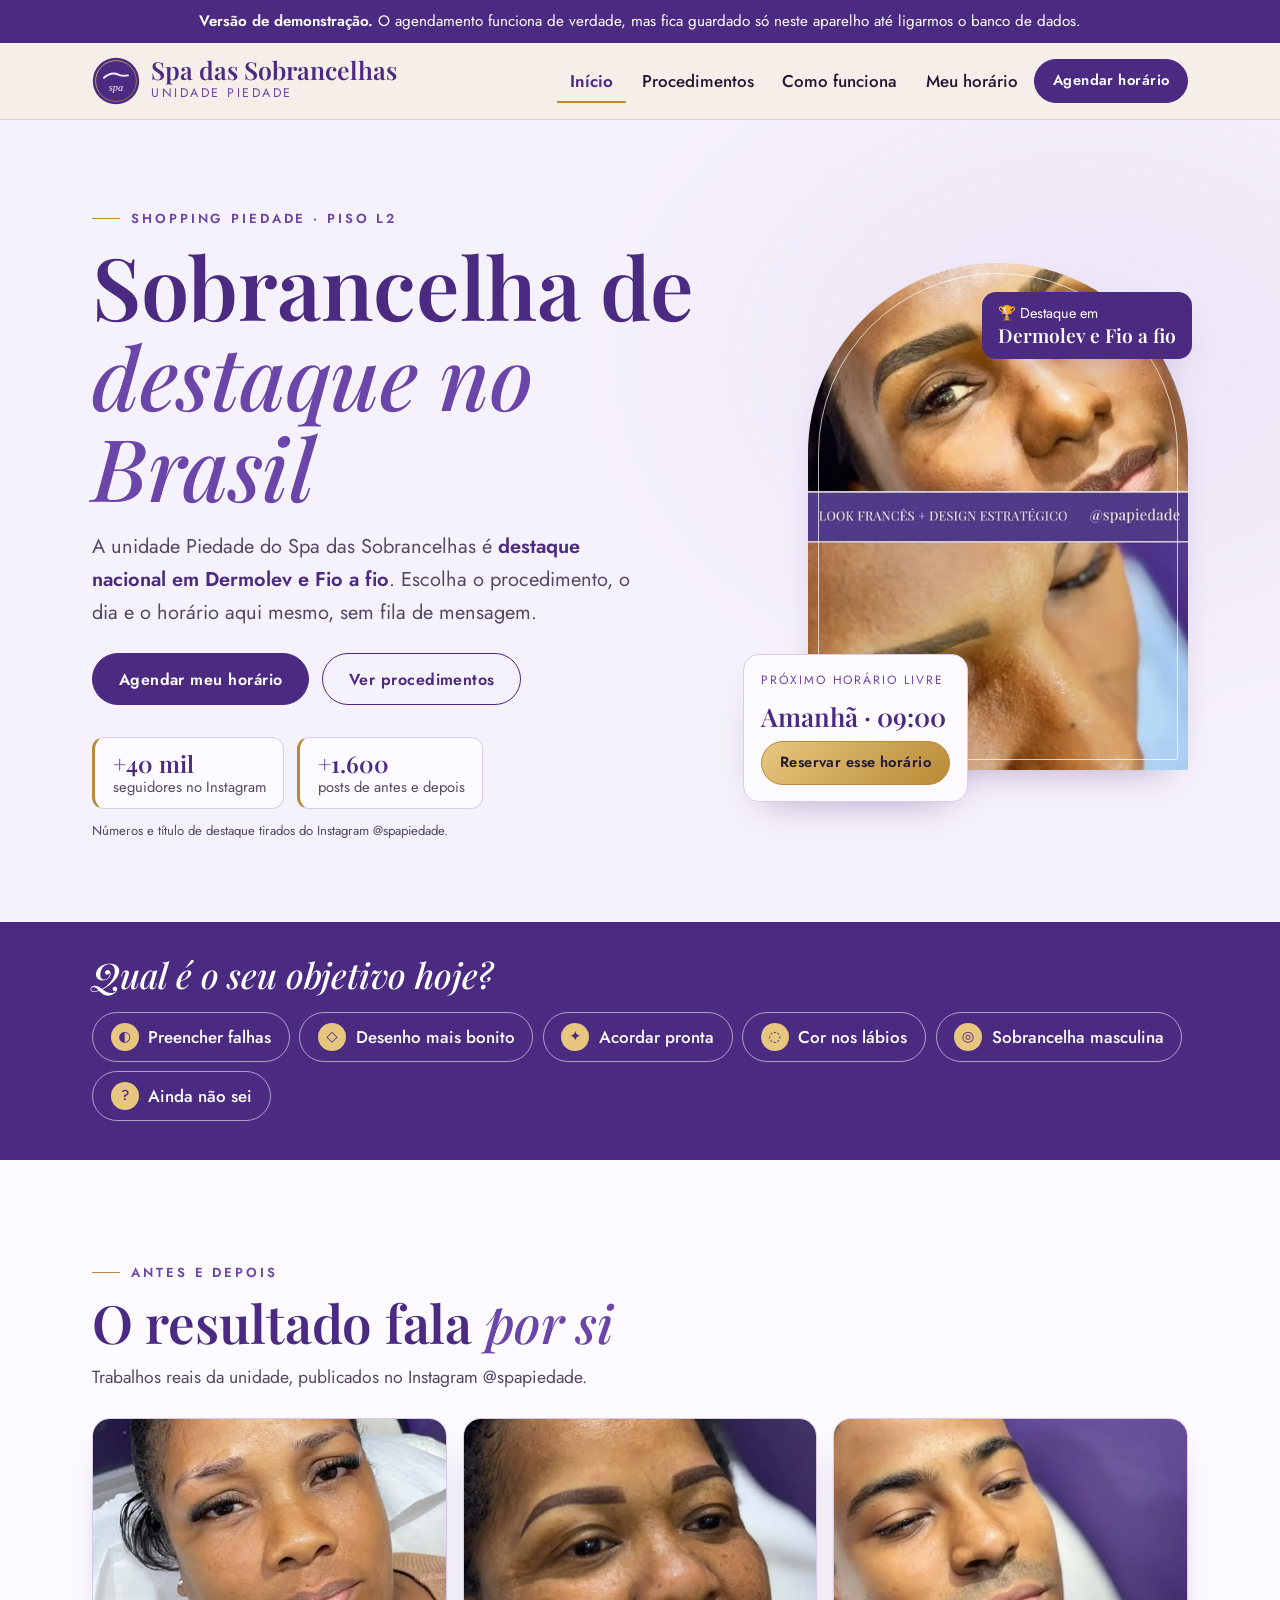
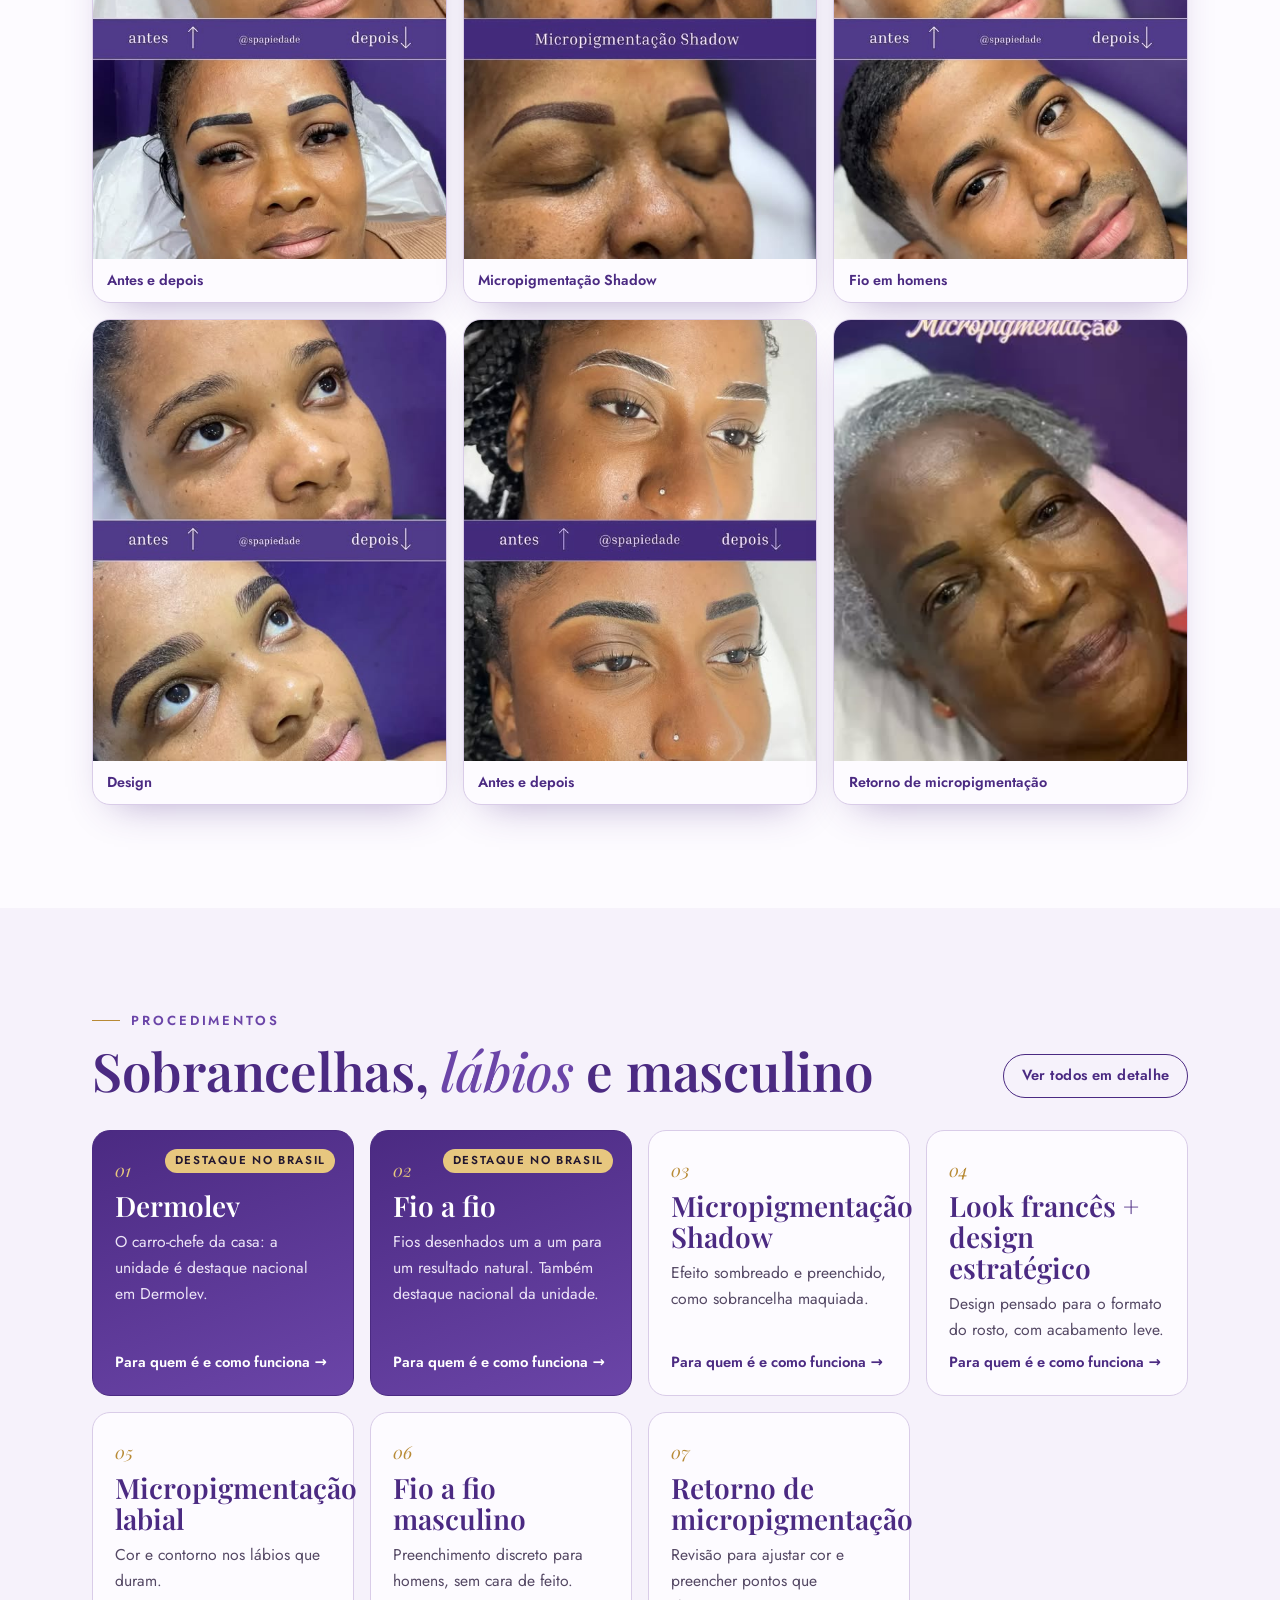
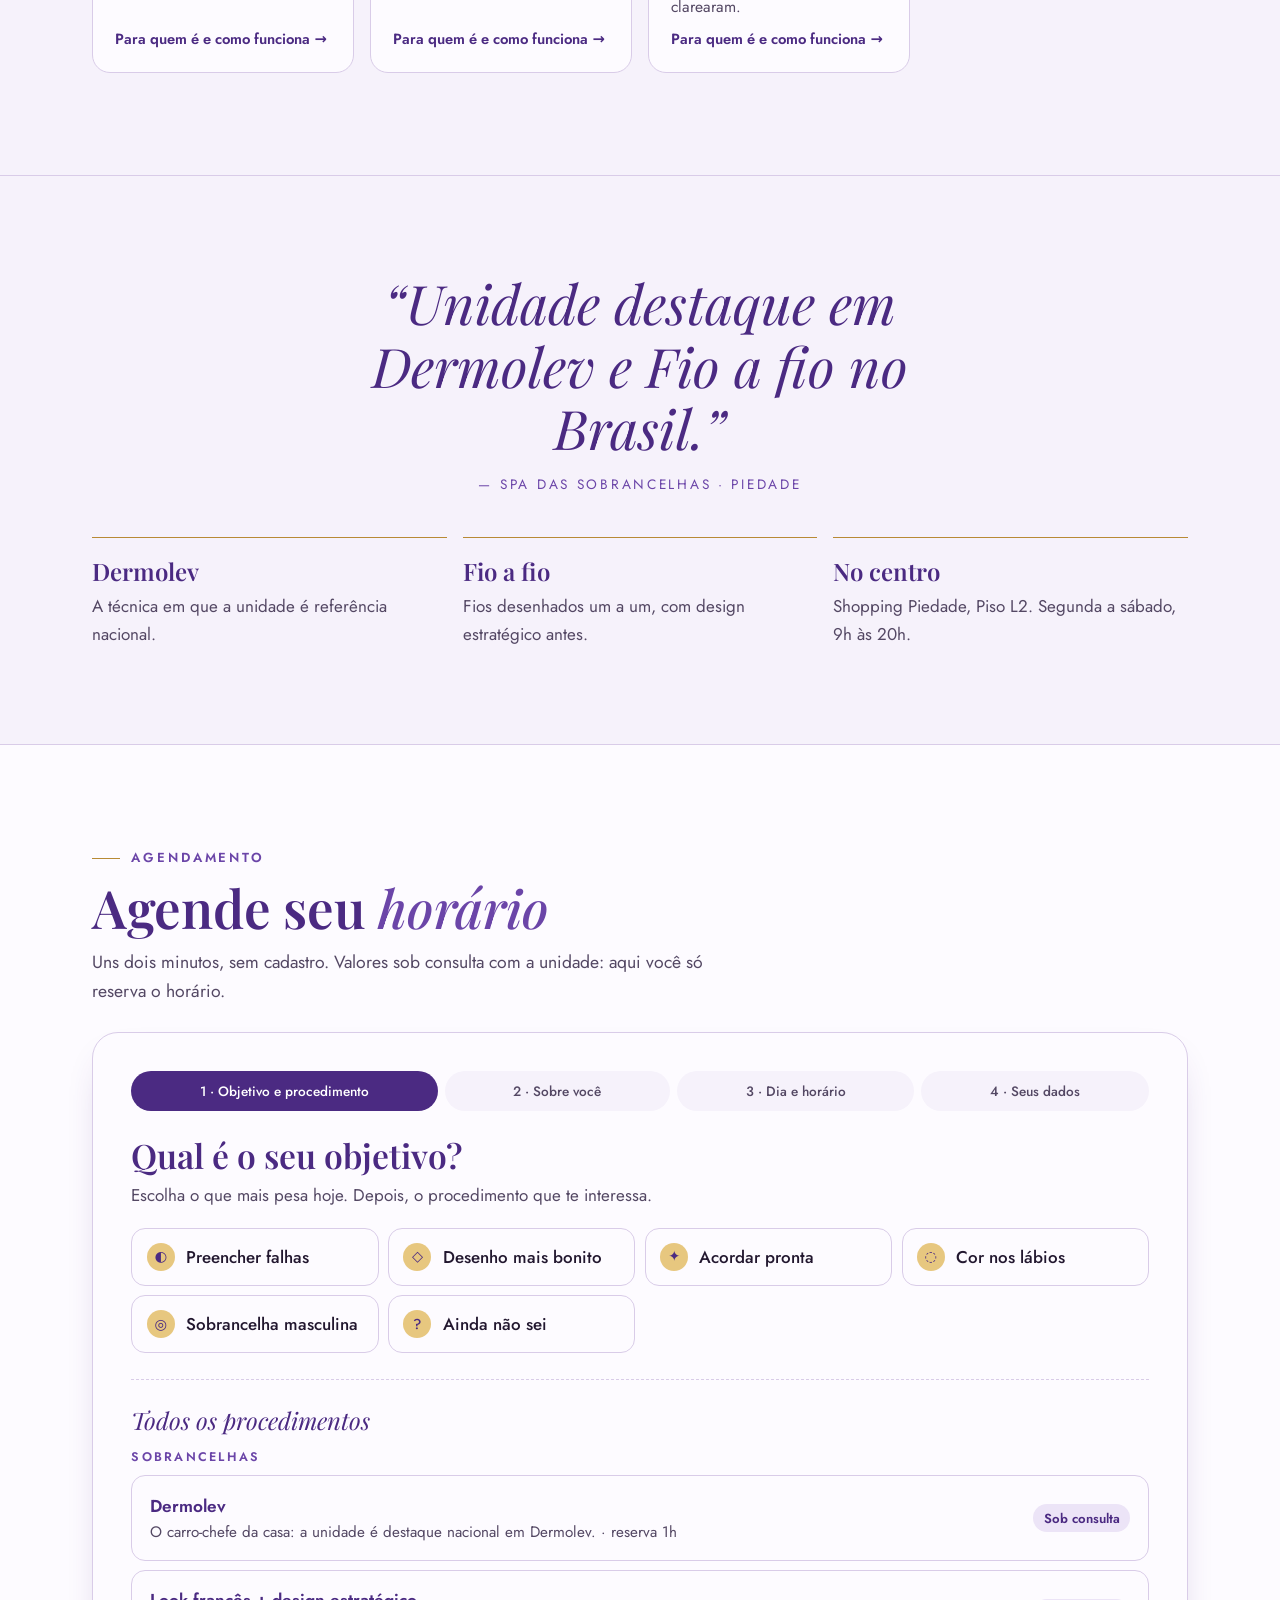
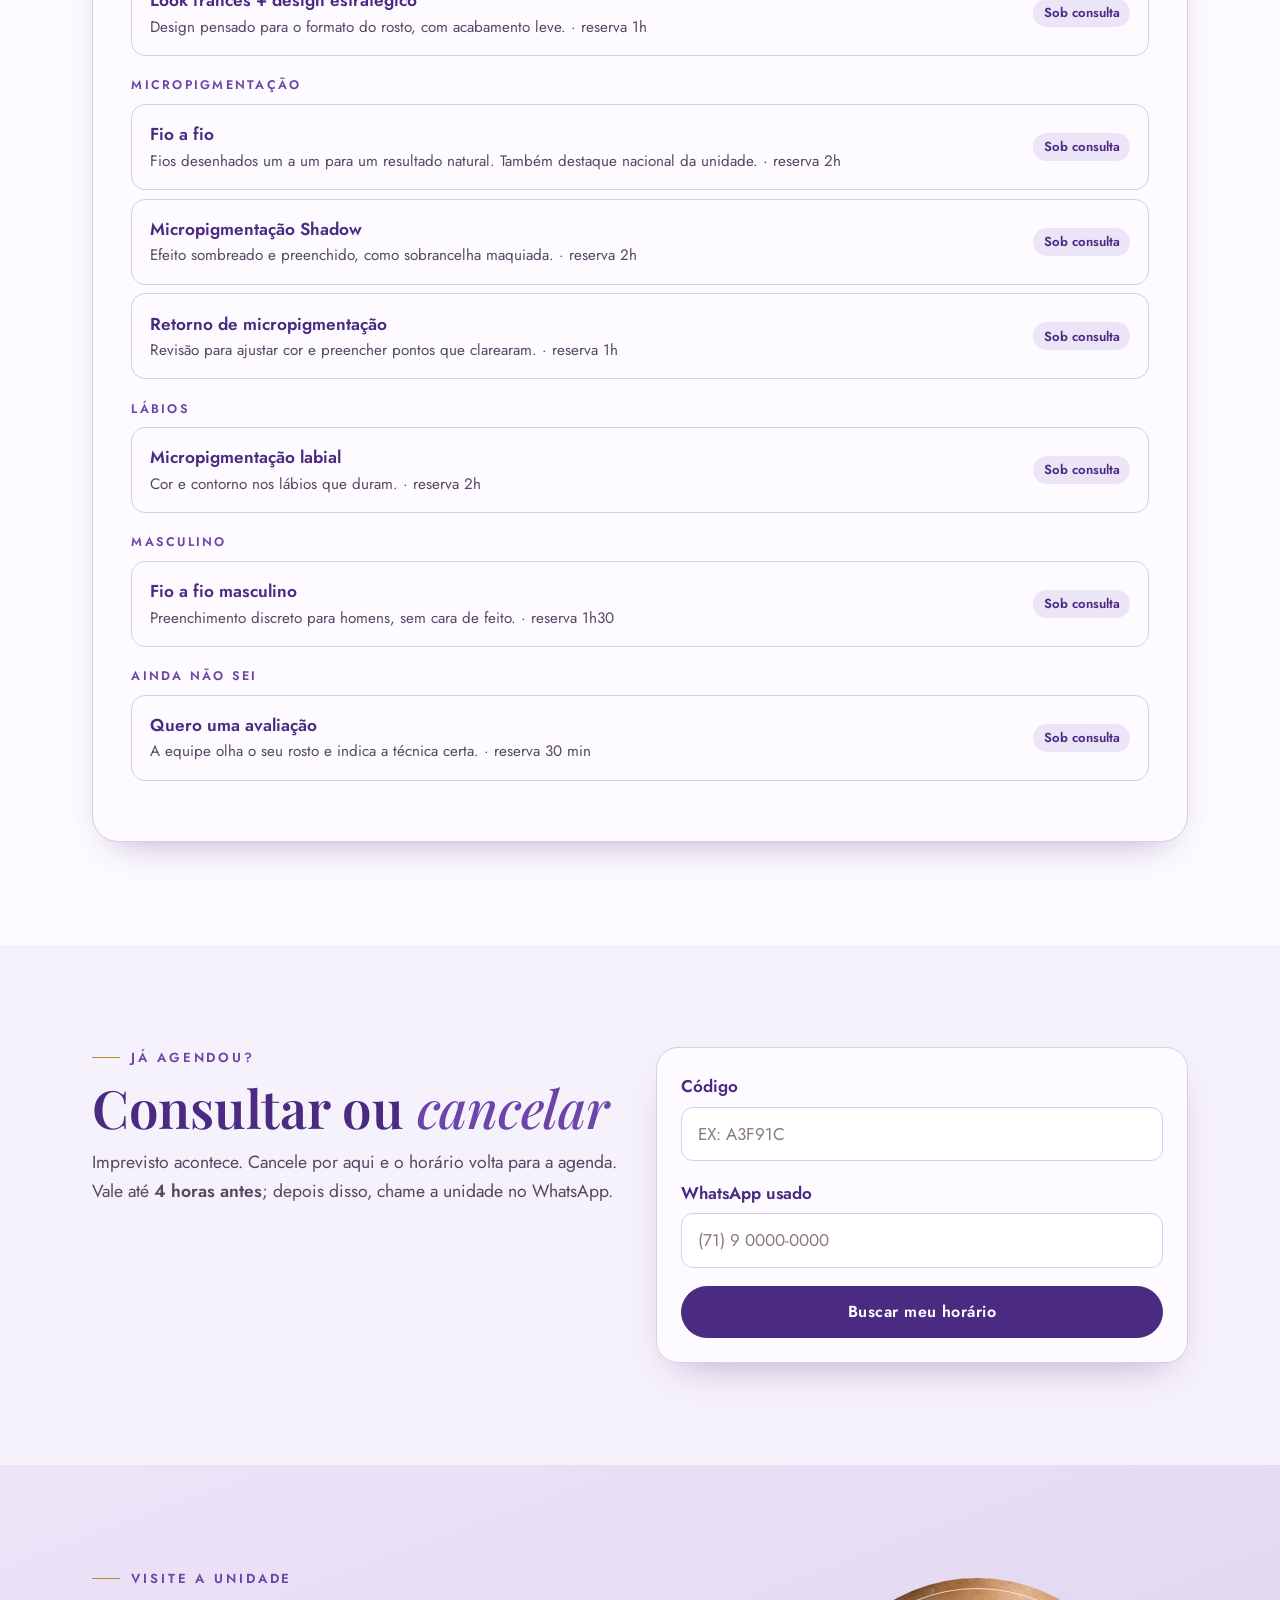
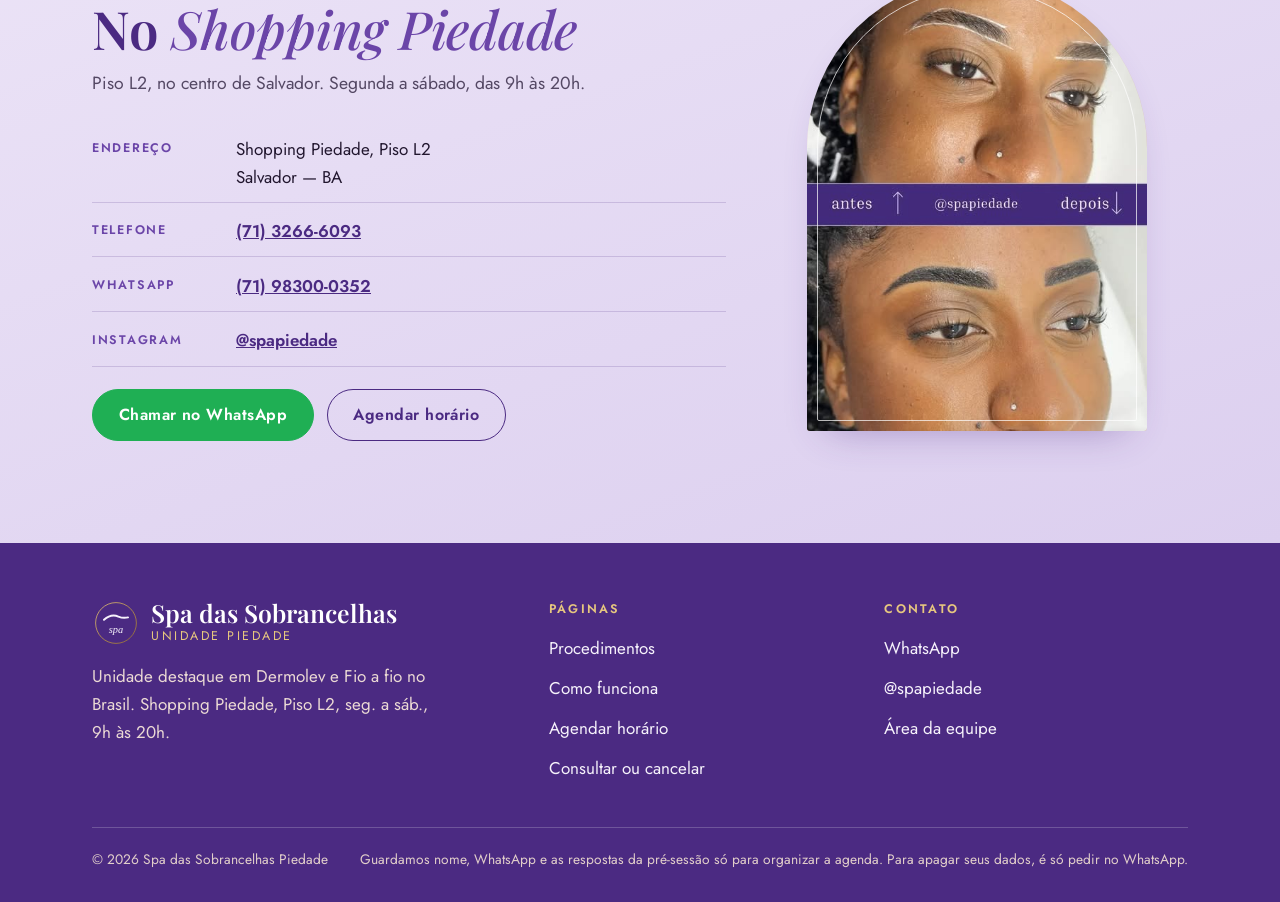
<file: index.html>
<!DOCTYPE html>
<html lang="pt-BR">
<head>
<meta charset="UTF-8">
<meta name="viewport" content="width=device-width, initial-scale=1.0">
<title>Spa das Sobrancelhas Piedade · Salvador</title>
<meta name="description" content="Spa das Sobrancelhas Piedade: Dermolev, fio a fio, micropigmentação Shadow e labial no Shopping Piedade, Piso L2. Agende pelo site.">
<meta name="theme-color" content="#4B2A82">
<link rel="icon" href="assets/monograma.svg" type="image/svg+xml">
<meta property="og:type" content="website">
<meta property="og:title" content="Spa das Sobrancelhas Piedade">
<meta property="og:description" content="Unidade destaque em Dermolev e Fio a fio no Brasil. Agende seu horário.">
<meta property="og:locale" content="pt_BR">
<link rel="preconnect" href="https://fonts.googleapis.com">
<link rel="preconnect" href="https://fonts.gstatic.com" crossorigin>
<link href="https://fonts.googleapis.com/css2?family=Playfair+Display:ital,wght@0,500;0,600;0,700;1,500;1,600&family=Jost:wght@400;500;600;700&display=swap" rel="stylesheet">
<link rel="stylesheet" href="assets/estilo.css?v=20261118182014">
<script type="application/ld+json">
{"@context":"https://schema.org","@type":"HealthAndBeautyBusiness","name":"Spa das Sobrancelhas Piedade","telephone":"+55 71 3266-6093","address":{"@type":"PostalAddress","streetAddress":"Shopping Piedade, Piso L2","addressLocality":"Salvador","addressRegion":"BA","addressCountry":"BR"},"sameAs":["https://www.instagram.com/spapiedade/"]}
</script>
</head>
<body>

<div id="faixa-demo" class="faixa-demo" hidden>
  <b>Versão de demonstração.</b> O agendamento funciona de verdade, mas fica guardado só neste aparelho até ligarmos o banco de dados.
</div>

<header class="topo">
  <div class="wrap topo-in">
    <a class="marca" href="index.html" aria-label="Spa das Sobrancelhas Piedade, início">
      <img src="assets/monograma.svg" alt="" width="48" height="48">
      <span><b>Spa das Sobrancelhas</b><small>Unidade Piedade</small></span>
    </a>
    <button class="btn-menu" id="btn-menu" type="button" aria-expanded="false" aria-controls="menu">Menu</button>
    <nav class="menu" id="menu" aria-label="Páginas">
      <a href="index.html">Início</a>
      <a href="tratamentos.html">Procedimentos</a>
      <a href="metodo.html">Como funciona</a>
      <a href="index.html#meu-horario">Meu horário</a>
      <a class="btn btn-cacau mini" href="index.html#agendar">Agendar horário</a>
    </nav>
  </div>
</header>

<main>
<!-- ================= CAPA ================= -->
<section class="capa">
  <div class="wrap capa-in">
    <div class="capa-txt">
      <p class="olho">Shopping Piedade · Piso L2</p>
      <h1>Sobrancelha de <em>destaque no Brasil</em></h1>
      <p class="lead">A unidade Piedade do Spa das Sobrancelhas é <b>destaque nacional em Dermolev e Fio a fio</b>. Escolha o procedimento, o dia e o horário aqui mesmo, sem fila de mensagem.</p>
      <div class="acoes">
        <a class="btn btn-cacau" href="#agendar">Agendar meu horário</a>
        <a class="btn btn-linha" href="tratamentos.html">Ver procedimentos</a>
      </div>
      <ul class="promessas" aria-label="Números do Instagram">
        <li><b>+40 mil</b><span>seguidores no Instagram</span></li>
        <li><b>+1.600</b><span>posts de antes e depois</span></li>
      </ul>
      <p class="nota-fina">Números e título de destaque tirados do Instagram @spapiedade.</p>
    </div>
    <div class="capa-arte">
      <div class="arco arco-grande arco-foto">
        <img src="fotos/f2.jpg" alt="Sobrancelha feita na unidade Piedade, antes e depois" loading="eager">
      </div>
      <div class="cartao-vaga" id="prox-vaga" hidden>
        <span class="cv-rot">Próximo horário livre</span>
        <b id="prox-quando"></b>
        <button class="btn btn-ouro mini" id="prox-reservar" type="button">Reservar esse horário</button>
      </div>
      <div class="cartao-flutua"><span class="estrela" aria-hidden="true">🏆</span> Destaque em<br><b>Dermolev e Fio a fio</b></div>
    </div>
  </div>
</section>

<!-- ================= OBJETIVOS ================= -->
<section class="faixa-obj">
  <div class="wrap">
    <h2 class="obj-tit">Qual é o seu objetivo hoje?</h2>
    <div class="objetivos-capa" id="objetivos-capa"></div>
  </div>
</section>

<!-- ================= ANTES E DEPOIS ================= -->
<section class="secao secao-creme" id="resultados">
  <div class="wrap">
    <p class="olho">Antes e depois</p>
    <h2>O resultado fala <em>por si</em></h2>
    <p class="sub">Trabalhos reais da unidade, publicados no Instagram @spapiedade.</p>
    <div class="galeria-real">
      <figure><img src="fotos/f5.jpg" alt="Fio a fio, antes e depois" loading="lazy"><figcaption>Antes e depois</figcaption></figure>
      <figure><img src="fotos/f6.jpg" alt="Micropigmentação Shadow" loading="lazy"><figcaption>Micropigmentação Shadow</figcaption></figure>
      <figure><img src="fotos/f3.jpg" alt="Sobrancelha masculina, antes e depois" loading="lazy"><figcaption>Fio em homens</figcaption></figure>
      <figure><img src="fotos/f4.jpg" alt="Design de sobrancelha, antes e depois" loading="lazy"><figcaption>Design</figcaption></figure>
      <figure><img src="fotos/f7.jpg" alt="Sobrancelha, antes e depois" loading="lazy"><figcaption>Antes e depois</figcaption></figure>
      <figure><img src="fotos/f1.jpg" alt="Retorno de micropigmentação" loading="lazy"><figcaption>Retorno de micropigmentação</figcaption></figure>
    </div>
  </div>
</section>

<!-- ================= TRATAMENTOS ================= -->
<section class="secao" id="tratamentos">
  <div class="wrap">
    <div class="cab-secao">
      <div>
        <p class="olho">Procedimentos</p>
        <h2>Sobrancelhas, <em>lábios</em> e masculino</h2>
      </div>
      <a class="btn btn-linha mini" href="tratamentos.html">Ver todos em detalhe</a>
    </div>
    <div class="grade-trat" id="grade-tratamentos"></div>
  </div>
</section>

<!-- ================= MANIFESTO ================= -->
<section class="manifesto">
  <div class="wrap">
    <p class="manifesto-frase">“Unidade destaque em Dermolev e Fio a fio no Brasil.”</p>
    <p class="manifesto-assina">Spa das Sobrancelhas · Piedade</p>
    <div class="manifesto-pilares">
      <div><b>Dermolev</b><span>A técnica em que a unidade é referência nacional.</span></div>
      <div><b>Fio a fio</b><span>Fios desenhados um a um, com design estratégico antes.</span></div>
      <div><b>No centro</b><span>Shopping Piedade, Piso L2. Segunda a sábado, 9h às 20h.</span></div>
    </div>
  </div>
</section>

<!-- ================= AGENDAR ================= -->
<section class="secao secao-creme agendar" id="agendar">
  <div class="wrap">
    <p class="olho">Agendamento</p>
    <h2>Agende seu <em>horário</em></h2>
    <p class="sub">Uns dois minutos, sem cadastro. Valores sob consulta com a unidade: aqui você só reserva o horário.</p>

    <div class="painel" id="agendar-app">
      <div class="passos" id="passos">
        <div class="passo" data-estado="atual">1 · Unidade</div>
        <div class="passo" data-estado="aberto">2 · Objetivo e procedimento</div>
        <div class="passo" data-estado="aberto">3 · Sobre você</div>
        <div class="passo" data-estado="aberto">4 · Dia e horário</div>
        <div class="passo" data-estado="aberto">5 · Seus dados</div>
      </div>
      <div class="escolhas" id="escolhas" hidden></div>

      <div class="etapa" data-etapa="1" data-ativa>
        <h3>Em qual unidade?</h3>
        <div class="lista-barbeiros" id="lista-barbeiros"></div>
      </div>

      <div class="etapa" data-etapa="2">
        <h3>Qual é o seu objetivo?</h3>
        <p class="dica">Escolha o que mais pesa hoje. Depois, o procedimento que te interessa.</p>
        <div class="objs" id="obj-chips" role="group" aria-label="Objetivo"></div>
        <div class="trat-box" id="trat-box">
          <p class="trat-titulo" id="trat-titulo">Todos os procedimentos</p>
          <div id="lista-servicos"></div>
        </div>
        <div class="acoes"><button class="voltar" type="button" data-voltar="1">← Voltar</button></div>
      </div>

      <div class="etapa" data-etapa="3">
        <h3>Sobre você</h3>
        <p class="dica">Perguntas rápidas para a equipe preparar o seu atendimento. Todas opcionais.</p>
        <div class="projeto" id="projeto">
          <div class="campos">
            <div class="pergunta">
              <span class="rotulo-campo">Já fez micropigmentação antes?</span>
              <div class="chips" data-grupo="ja-fez" data-rotulo="Já fez micropigmentação"><button type="button" class="chip" aria-pressed="false">Sim</button><button type="button" class="chip" aria-pressed="false">Não</button></div>
            </div>
            <div class="pergunta">
              <span class="rotulo-campo">Está gestante?</span>
              <div class="chips" data-grupo="gestante" data-rotulo="Gestante"><button type="button" class="chip" aria-pressed="false">Sim</button><button type="button" class="chip" aria-pressed="false">Não</button></div>
            </div>
            <div class="pergunta">
              <span class="rotulo-campo">Usa ácidos ou roacutan?</span>
              <div class="chips" data-grupo="cirurgia" data-rotulo="Usa ácidos/roacutan"><button type="button" class="chip" aria-pressed="false">Sim</button><button type="button" class="chip" aria-pressed="false">Não</button></div>
            </div>
            <div class="pergunta">
              <span class="rotulo-campo">Prefere ser atendido(a)</span>
              <div class="chips" data-grupo="turno" data-rotulo="Prefere"><button type="button" class="chip" aria-pressed="false">De manhã</button><button type="button" class="chip" aria-pressed="false">À tarde</button><button type="button" class="chip" aria-pressed="false">Tanto faz</button></div>
            </div>
            <div class="campo">
              <label for="pj-ideia">O que você quer mudar na sobrancelha? <small>(opcional)</small></label>
              <textarea id="pj-ideia" maxlength="500" placeholder="Ex: tenho falha no final; quero um desenho mais natural"></textarea>
            </div>
          </div>
        </div>
        <div id="msg-projeto"></div>
        <div class="acoes">
          <button class="btn btn-cacau" id="pj-continuar" type="button">Escolher dia e horário →</button>
          <button class="voltar" type="button" data-voltar="2">← Trocar o procedimento</button>
        </div>
      </div>

      <div class="etapa" data-etapa="4">
        <h3>Dia e horário</h3>
        <p class="dica">A duração depende do procedimento (a confirmar). A confirmação vem pelo WhatsApp.</p>
        <div class="fita" id="fita-dias"></div>
        <p class="titulo-dia" id="titulo-dia"></p>
        <div id="caixa-horas"></div>
        <div class="acoes"><button class="voltar" type="button" data-voltar="3">← Voltar</button></div>
      </div>

      <div class="etapa" data-etapa="5">
        <h3>Seus dados</h3>
        <p class="dica">Só para a unidade confirmar o seu horário.</p>
        <div class="resumo" id="resumo"></div>
        <form id="form-cliente" novalidate>
          <div class="campos">
            <div class="campo"><label for="cli-nome">Seu nome</label><input id="cli-nome" type="text" autocomplete="name" placeholder="Nome e sobrenome" required></div>
            <div class="campo">
              <label for="cli-tel">WhatsApp</label>
              <input id="cli-tel" type="tel" inputmode="numeric" autocomplete="tel" placeholder="(71) 9 0000-0000" required>
              <p class="ajuda">Para confirmar o horário. Não vai para lista de propaganda.</p>
            </div>
            <div class="campo">
              <label for="cli-obs"><span id="cli-obs-rot">Algo mais</span> <small>(opcional)</small></label>
              <textarea id="cli-obs" maxlength="240" placeholder="Alguma observação para a equipe"></textarea>
            </div>
          </div>
          <div id="msg-form"></div>
          <div class="acoes">
            <button class="btn btn-cacau" id="btn-confirmar" type="submit">Confirmar horário</button>
            <button class="voltar" type="button" data-voltar="4">← Trocar o horário</button>
          </div>
        </form>
      </div>

      <div class="etapa" data-etapa="6">
        <div class="sucesso">
          <div class="selo-ok" aria-hidden="true"><svg width="34" height="34" viewBox="0 0 24 24" fill="none" stroke="currentColor" stroke-width="2.6" stroke-linecap="round" stroke-linejoin="round"><path d="M20 6 9 17l-5-5"/></svg></div>
          <h3>Horário reservado</h3>
          <p class="com">com <span id="ok-barbeiro"></span></p>
          <p class="dica" id="ok-linha"></p>
          <p class="rotulo-codigo">Seu código</p>
          <div class="codigo" id="ok-codigo"></div>
          <p class="expl">Seu horário está guardado. Agora mande o resumo no WhatsApp da unidade para confirmar. Com o código você consulta ou cancela até 4 horas antes.</p>
          <div class="acoes">
            <a class="btn btn-zap" id="ok-zap" target="_blank" rel="noopener">Mandar no WhatsApp</a>
            <button class="btn btn-linha" id="ok-copiar" type="button">Copiar resumo</button>
            <a class="btn btn-linha" id="ok-ics">Salvar no calendário</a>
            <button class="btn btn-linha" id="btn-novo" type="button">Agendar outra</button>
          </div>
          <p class="copiado" id="ok-copiado" aria-live="polite"></p>
        </div>
      </div>
    </div>
  </div>
</section>

<!-- ================= MEU HORÁRIO ================= -->
<section class="secao" id="meu-horario">
  <div class="wrap dupla">
    <div>
      <p class="olho">Já agendou?</p>
      <h2>Consultar ou <em>cancelar</em></h2>
      <p class="sub">Imprevisto acontece. Cancele por aqui e o horário volta para a agenda. Vale até <b>4 horas antes</b>; depois disso, chame a unidade no WhatsApp.</p>
    </div>
    <div class="cartao">
      <form id="form-consulta">
        <div class="campos">
          <div class="campo"><label for="con-codigo">Código</label><input id="con-codigo" type="text" placeholder="Ex: A3F91C" style="text-transform:uppercase" required></div>
          <div class="campo"><label for="con-tel">WhatsApp usado</label><input id="con-tel" type="tel" inputmode="numeric" placeholder="(71) 9 0000-0000" required></div>
          <button class="btn btn-cacau btn-bloco" type="submit">Buscar meu horário</button>
        </div>
      </form>
      <div id="saida-consulta"></div>
    </div>
  </div>
</section>

<!-- ================= CONTATO ================= -->
<section class="secao secao-rose" id="contato">
  <div class="wrap convite">
    <div>
      <p class="olho">Visite a unidade</p>
      <h2>No <em>Shopping Piedade</em></h2>
      <p class="sub">Piso L2, no centro de Salvador. Segunda a sábado, das 9h às 20h.</p>
      <div class="info-linhas">
        <div><b>Endereço</b><span>Shopping Piedade, Piso L2<br>Salvador — BA</span></div>
        <div><b>Telefone</b><a href="tel:+557132666093">(71) 3266-6093</a></div>
        <div><b>WhatsApp</b><a href="https://wa.me/5571983000352" target="_blank" rel="noopener">(71) 98300-0352</a></div>
        <div><b>Instagram</b><a href="https://www.instagram.com/spapiedade/" target="_blank" rel="noopener">@spapiedade</a></div>
      </div>
      <div class="acoes">
        <a class="btn btn-zap" data-zap href="https://wa.me/5571983000352" target="_blank" rel="noopener">Chamar no WhatsApp</a>
        <a class="btn btn-linha" href="#agendar">Agendar horário</a>
      </div>
    </div>
    <div class="arco arco-medio arco-foto"><img src="fotos/f7.jpg" alt="Sobrancelha feita na unidade" loading="lazy"></div>
  </div>
</section>
</main>

<footer class="rodape">
  <div class="wrap">
    <div class="rodape-in">
      <div>
        <a class="marca" href="index.html"><img src="assets/monograma.svg" alt="" width="48" height="48"><span><b>Spa das Sobrancelhas</b><small>Unidade Piedade</small></span></a>
        <p>Unidade destaque em Dermolev e Fio a fio no Brasil. Shopping Piedade, Piso L2, seg. a sáb., 9h às 20h.</p>
      </div>
      <div>
        <b class="rodape-titulo">Páginas</b>
        <ul class="rodape-links">
          <li><a href="tratamentos.html">Procedimentos</a></li>
          <li><a href="metodo.html">Como funciona</a></li>
          <li><a href="index.html#agendar">Agendar horário</a></li>
          <li><a href="index.html#meu-horario">Consultar ou cancelar</a></li>
        </ul>
      </div>
      <div>
        <b class="rodape-titulo">Contato</b>
        <ul class="rodape-links">
          <li><a data-zap href="https://wa.me/5571983000352" target="_blank" rel="noopener">WhatsApp</a></li>
          <li><a href="https://www.instagram.com/spapiedade/" target="_blank" rel="noopener">@spapiedade</a></li>
          <li><a href="admin.html">Área da equipe</a></li>
        </ul>
      </div>
    </div>
    <div class="creditos">
      <span>© <span class="ano"></span> Spa das Sobrancelhas Piedade</span>
      <span>Guardamos nome, WhatsApp e as respostas da pré-sessão só para organizar a agenda. Para apagar seus dados, é só pedir no WhatsApp.</span>
    </div>
  </div>
</footer>

<a class="flutua btn btn-cacau" href="#agendar">Agendar horário</a>

<script src="assets/config.js?v=20261118182014"></script>
<script src="assets/demo.js?v=20261118182014"></script>
<script src="assets/site.js?v=20261118182014"></script>
<script src="assets/avaliacao.js?v=20261118182014"></script>
<script src="assets/agenda.js?v=20261118182014"></script>
</body>
</html>
</file>
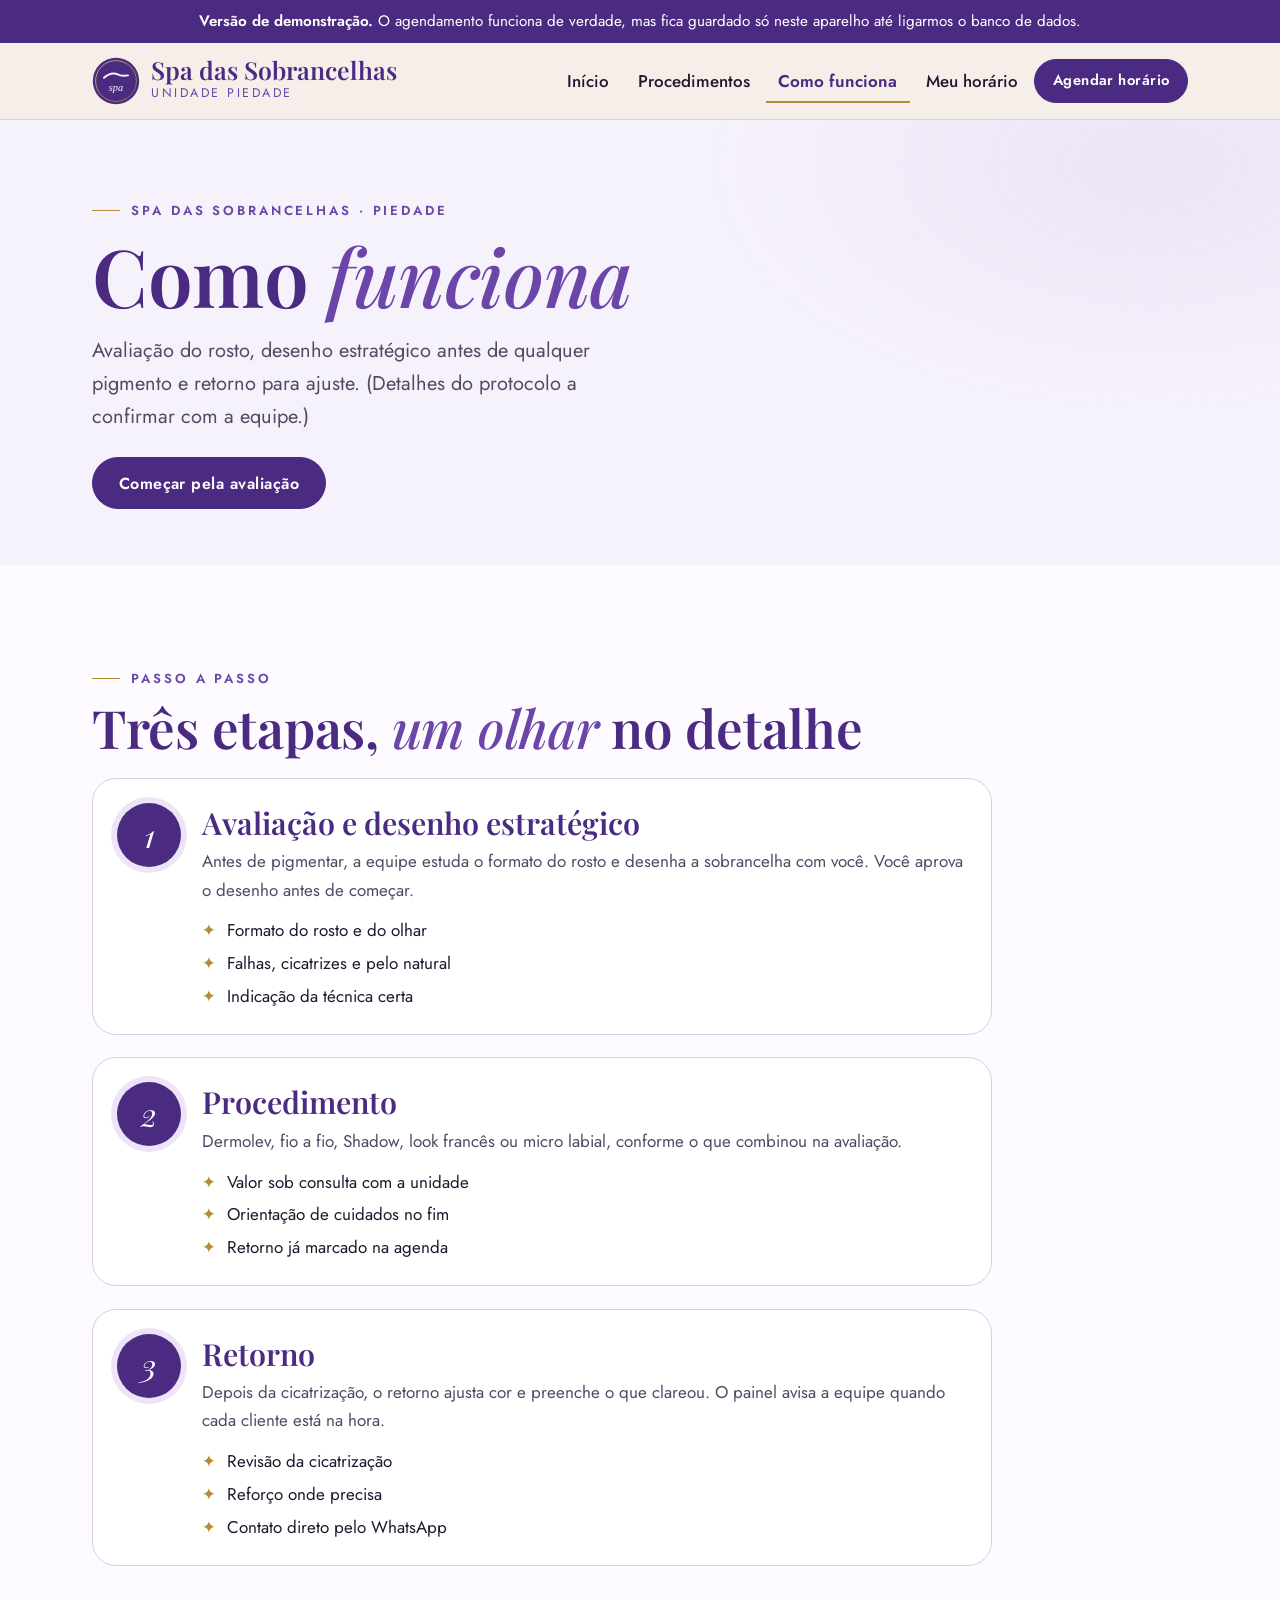
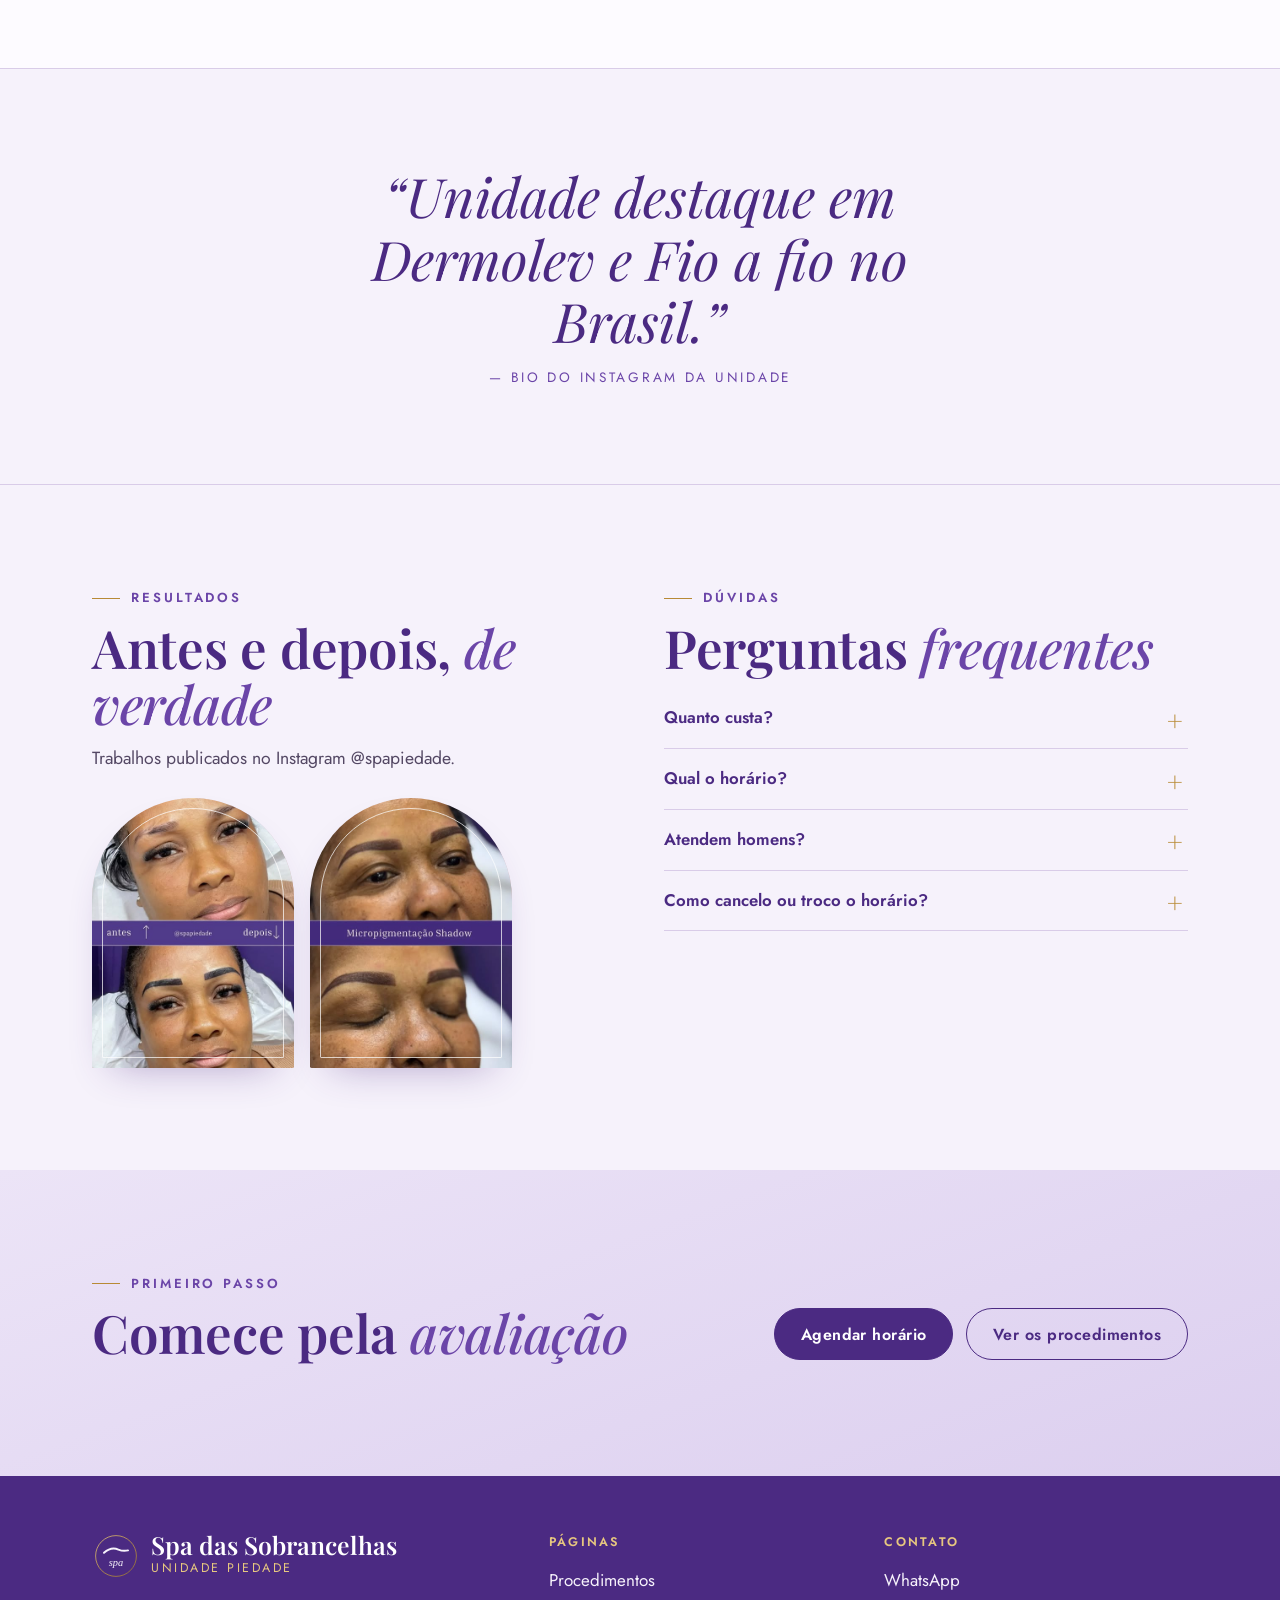
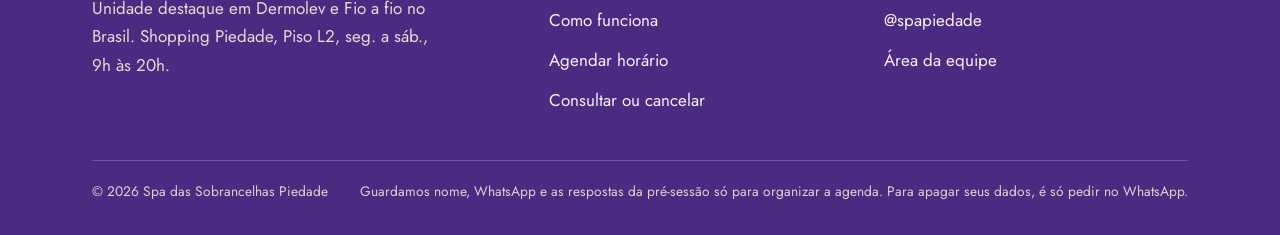
<file: metodo.html>
<!DOCTYPE html>
<html lang="pt-BR">
<head>
<meta charset="UTF-8">
<meta name="viewport" content="width=device-width, initial-scale=1.0">
<title>Como funciona · Spa das Sobrancelhas Piedade</title>
<meta name="description" content="Como funciona o atendimento no Spa das Sobrancelhas Piedade: avaliação, procedimento e retorno.">
<meta name="theme-color" content="#4B2A82">
<link rel="icon" href="assets/monograma.svg" type="image/svg+xml">
<meta property="og:type" content="website">
<meta property="og:title" content="Spa das Sobrancelhas Piedade">
<meta property="og:description" content="Unidade destaque em Dermolev e Fio a fio no Brasil. Agende seu horário.">
<meta property="og:locale" content="pt_BR">
<link rel="preconnect" href="https://fonts.googleapis.com">
<link rel="preconnect" href="https://fonts.gstatic.com" crossorigin>
<link href="https://fonts.googleapis.com/css2?family=Playfair+Display:ital,wght@0,500;0,600;0,700;1,500;1,600&family=Jost:wght@400;500;600;700&display=swap" rel="stylesheet">
<link rel="stylesheet" href="assets/estilo.css?v=20261118182014">
</head>
<body>

<div id="faixa-demo" class="faixa-demo" hidden>
  <b>Versão de demonstração.</b> O agendamento funciona de verdade, mas fica guardado só neste aparelho até ligarmos o banco de dados.
</div>

<header class="topo">
  <div class="wrap topo-in">
    <a class="marca" href="index.html" aria-label="Spa das Sobrancelhas Piedade, início">
      <img src="assets/monograma.svg" alt="" width="48" height="48">
      <span><b>Spa das Sobrancelhas</b><small>Unidade Piedade</small></span>
    </a>
    <button class="btn-menu" id="btn-menu" type="button" aria-expanded="false" aria-controls="menu">Menu</button>
    <nav class="menu" id="menu" aria-label="Páginas">
      <a href="index.html">Início</a>
      <a href="tratamentos.html">Procedimentos</a>
      <a href="metodo.html">Como funciona</a>
      <a href="index.html#meu-horario">Meu horário</a>
      <a class="btn btn-cacau mini" href="index.html#agendar">Agendar horário</a>
    </nav>
  </div>
</header>

<main>
<section class="pg-cab pg-metodo">
  <div class="wrap capa-in">
    <div>
      <p class="olho">Spa das Sobrancelhas · Piedade</p>
      <h1 class="pg-tit">Como <em>funciona</em></h1>
      <p class="lead">Avaliação do rosto, desenho estratégico antes de qualquer pigmento e retorno para ajuste. (Detalhes do protocolo a confirmar com a equipe.)</p>
      <div class="acoes">
        <a class="btn btn-cacau" href="index.html?tratamento=nao-sei#agendar">Começar pela avaliação</a>
      </div>
    </div>
    <div class="selo-metodo" aria-hidden="true">
      <svg viewBox="0 0 240 240">
        <defs><path id="circ" d="M120 120 m-92 0 a92 92 0 1 1 184 0 a92 92 0 1 1 -184 0"/></defs>
        <circle cx="120" cy="120" r="112" fill="none" stroke="currentColor" stroke-width="1.2"/>
        <circle cx="120" cy="120" r="74" fill="none" stroke="currentColor" stroke-width="1"/>
        <text font-size="15" letter-spacing="5" fill="currentColor"><textPath href="#circ">AVALIAÇÃO · DESENHO · PIGMENTAÇÃO · RETORNO ·</textPath></text>
        <text x="120" y="136" text-anchor="middle" font-size="44" font-style="italic" font-family="Playfair Display, Georgia, serif" fill="currentColor">Piedade</text>
      </svg>
    </div>
  </div>
</section>
<section class="secao secao-creme">
  <div class="wrap">
    <p class="olho">Passo a passo</p>
    <h2>Três etapas, <em>um olhar</em> no detalhe</h2>
    <ol class="jornada">
      <li><span class="jornada-num">1</span><div>
        <h3>Avaliação e desenho estratégico</h3>
        <p>Antes de pigmentar, a equipe estuda o formato do rosto e desenha a sobrancelha com você. Você aprova o desenho antes de começar.</p>
        <ul class="tiques"><li>Formato do rosto e do olhar</li><li>Falhas, cicatrizes e pelo natural</li><li>Indicação da técnica certa</li></ul>
      </div></li>
      <li><span class="jornada-num">2</span><div>
        <h3>Procedimento</h3>
        <p>Dermolev, fio a fio, Shadow, look francês ou micro labial, conforme o que combinou na avaliação.</p>
        <ul class="tiques"><li>Valor sob consulta com a unidade</li><li>Orientação de cuidados no fim</li><li>Retorno já marcado na agenda</li></ul>
      </div></li>
      <li><span class="jornada-num">3</span><div>
        <h3>Retorno</h3>
        <p>Depois da cicatrização, o retorno ajusta cor e preenche o que clareou. O painel avisa a equipe quando cada cliente está na hora.</p>
        <ul class="tiques"><li>Revisão da cicatrização</li><li>Reforço onde precisa</li><li>Contato direto pelo WhatsApp</li></ul>
      </div></li>
    </ol>
  </div>
</section>
<section class="manifesto">
  <div class="wrap">
    <p class="manifesto-frase">“Unidade destaque em Dermolev e Fio a fio no Brasil.”</p>
    <p class="manifesto-assina">bio do Instagram da unidade</p>
  </div>
</section>
<section class="secao">
  <div class="wrap duas-col">
    <div>
      <p class="olho">Resultados</p>
      <h2>Antes e depois, <em>de verdade</em></h2>
      <p class="sub">Trabalhos publicados no Instagram @spapiedade.</p>
      <div class="antes-depois">
        <div class="arco arco-mini arco-foto"><img src="fotos/f5.jpg" alt="Antes e depois" loading="lazy"></div>
        <div class="arco arco-mini arco-foto"><img src="fotos/f6.jpg" alt="Micropigmentação Shadow" loading="lazy"></div>
      </div>
    </div>
    <div>
      <p class="olho">Dúvidas</p>
      <h2>Perguntas <em>frequentes</em></h2>
      <div class="faq">
        <details><summary>Quanto custa?</summary><p>Valores sob consulta com a unidade, pelo WhatsApp (71) 98300-0352.</p></details>
        <details><summary>Qual o horário?</summary><p>Segunda a sábado, das 9h às 20h, no Shopping Piedade, Piso L2.</p></details>
        <details><summary>Atendem homens?</summary><p>Sim: a unidade faz fio a fio masculino, com resultado discreto.</p></details>
        <details><summary>Como cancelo ou troco o horário?</summary><p>Com o código do agendamento, em “Meu horário”, até 4 horas antes. Depois disso, pelo WhatsApp.</p></details>
      </div>
    </div>
  </div>
</section>
<section class="secao secao-rose">
  <div class="wrap faixa-cta">
    <div>
      <p class="olho">Primeiro passo</p>
      <h2>Comece pela <em>avaliação</em></h2>
    </div>
    <div class="acoes">
      <a class="btn btn-cacau" href="index.html?tratamento=dermolev#agendar">Agendar horário</a>
      <a class="btn btn-linha" href="tratamentos.html">Ver os procedimentos</a>
    </div>
  </div>
</section>
</main>

<footer class="rodape">
  <div class="wrap">
    <div class="rodape-in">
      <div>
        <a class="marca" href="index.html"><img src="assets/monograma.svg" alt="" width="48" height="48"><span><b>Spa das Sobrancelhas</b><small>Unidade Piedade</small></span></a>
        <p>Unidade destaque em Dermolev e Fio a fio no Brasil. Shopping Piedade, Piso L2, seg. a sáb., 9h às 20h.</p>
      </div>
      <div>
        <b class="rodape-titulo">Páginas</b>
        <ul class="rodape-links">
          <li><a href="tratamentos.html">Procedimentos</a></li>
          <li><a href="metodo.html">Como funciona</a></li>
          <li><a href="index.html#agendar">Agendar horário</a></li>
          <li><a href="index.html#meu-horario">Consultar ou cancelar</a></li>
        </ul>
      </div>
      <div>
        <b class="rodape-titulo">Contato</b>
        <ul class="rodape-links">
          <li><a data-zap href="https://wa.me/5571983000352" target="_blank" rel="noopener">WhatsApp</a></li>
          <li><a href="https://www.instagram.com/spapiedade/" target="_blank" rel="noopener">@spapiedade</a></li>
          <li><a href="admin.html">Área da equipe</a></li>
        </ul>
      </div>
    </div>
    <div class="creditos">
      <span>© <span class="ano"></span> Spa das Sobrancelhas Piedade</span>
      <span>Guardamos nome, WhatsApp e as respostas da pré-sessão só para organizar a agenda. Para apagar seus dados, é só pedir no WhatsApp.</span>
    </div>
  </div>
</footer>

<a class="flutua btn btn-cacau" href="index.html#agendar">Agendar horário</a>

<script src="assets/config.js?v=20261118182014"></script>
<script src="assets/site.js?v=20261118182014"></script>
</body>
</html>
</file>
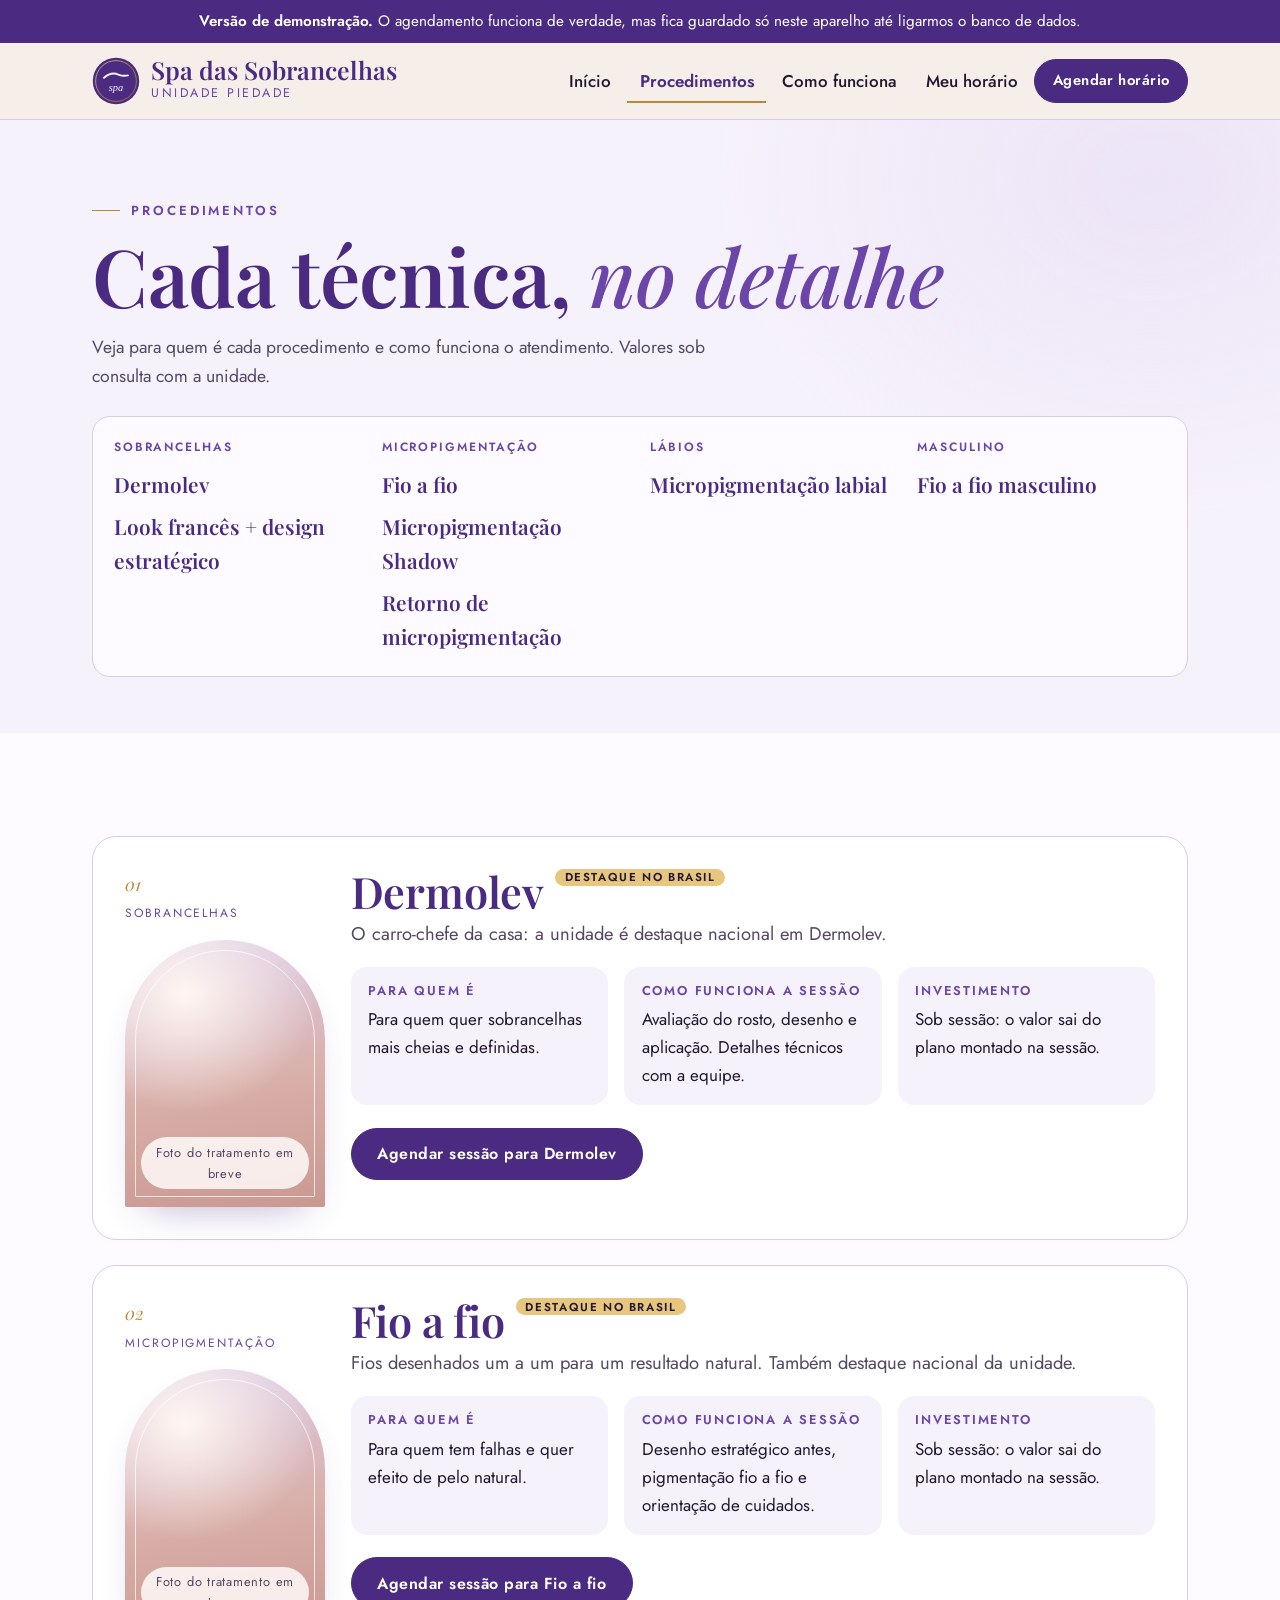
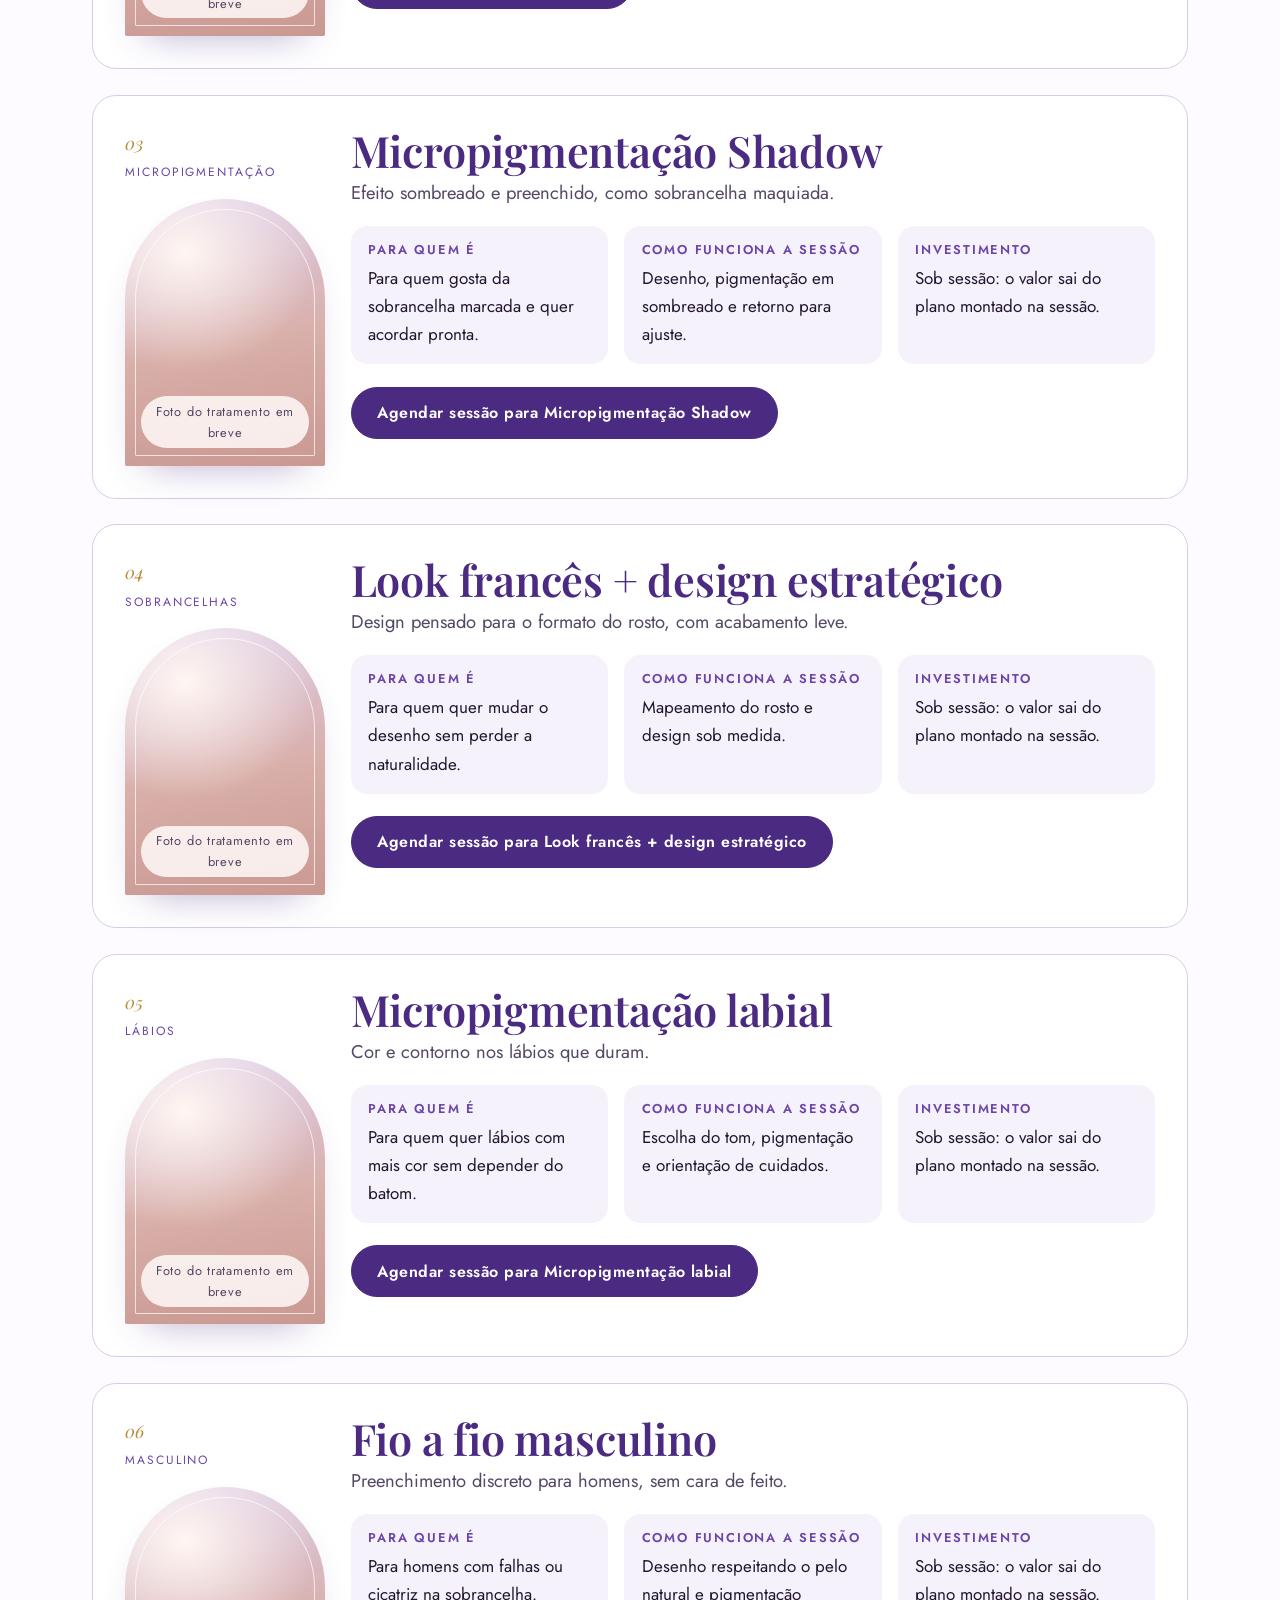
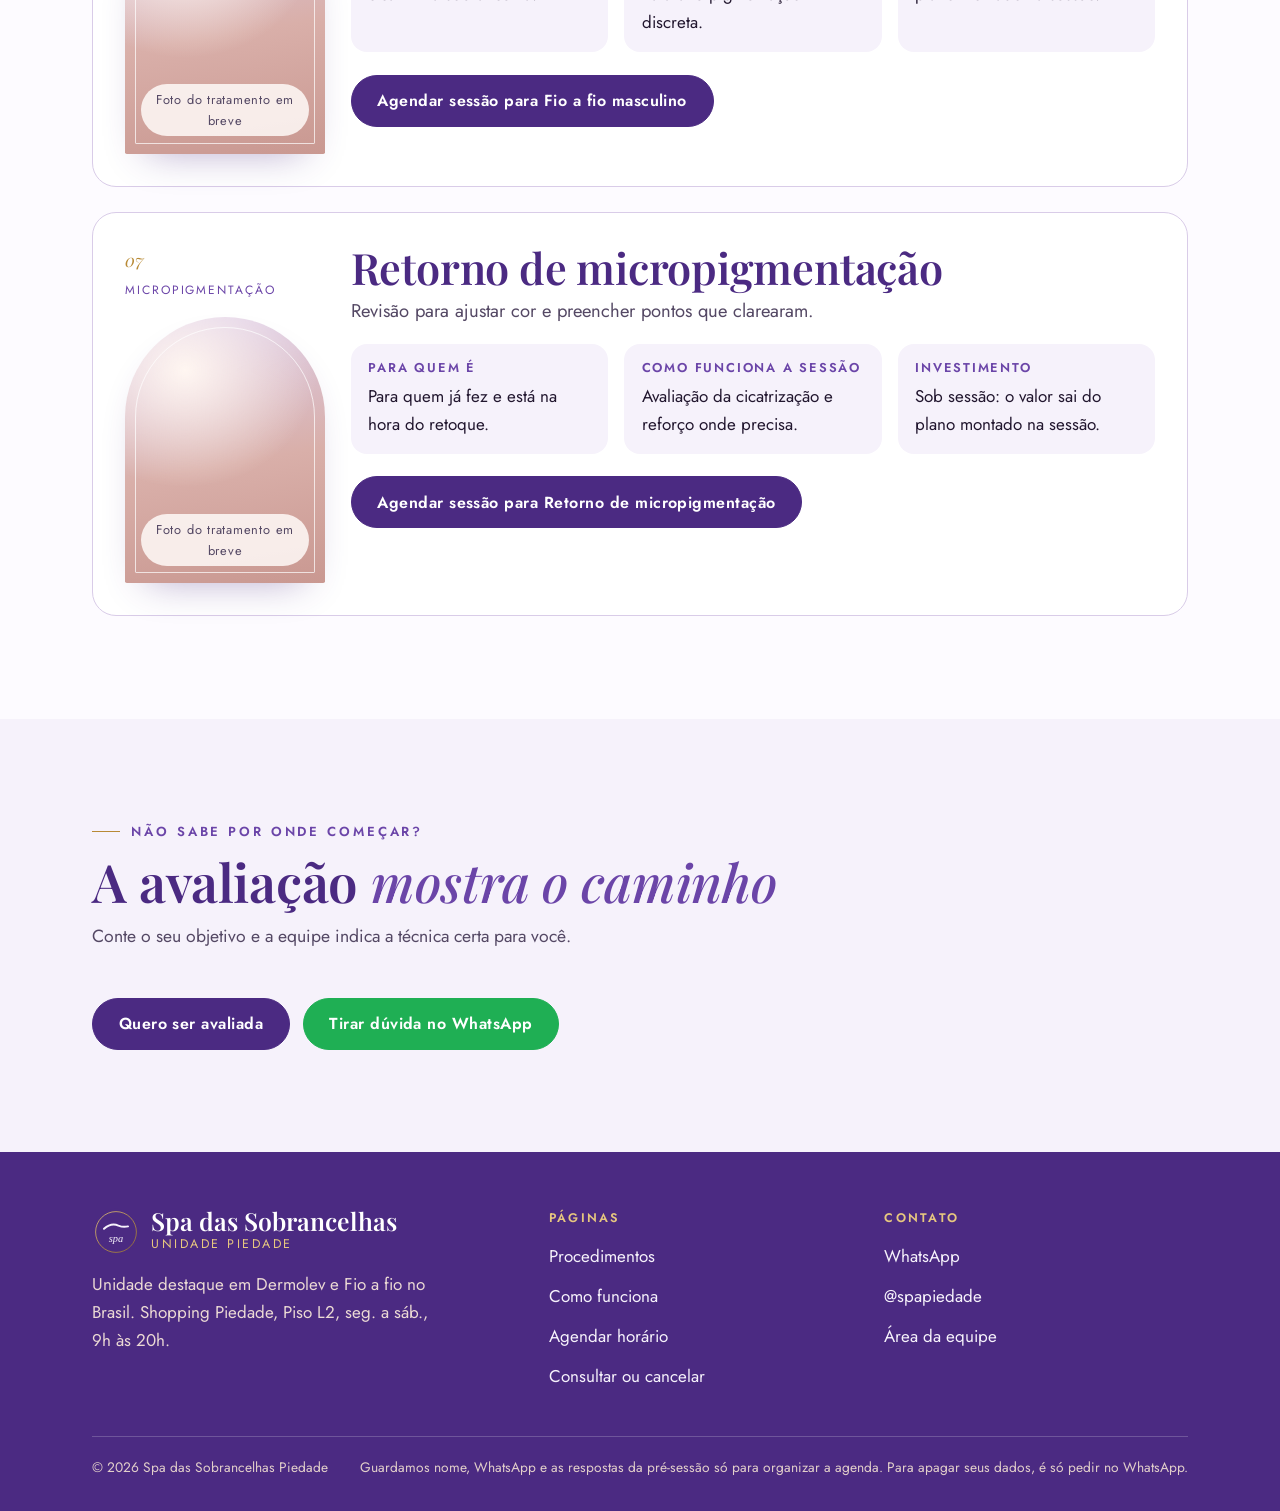
<file: tratamentos.html>
<!DOCTYPE html>
<html lang="pt-BR">
<head>
<meta charset="UTF-8">
<meta name="viewport" content="width=device-width, initial-scale=1.0">
<title>Tratamentos · Spa das Sobrancelhas Piedade</title>
<meta name="description" content="Procedimentos do Spa das Sobrancelhas Piedade: Dermolev, fio a fio, Shadow, look francês, micro labial e fio masculino.">
<meta name="theme-color" content="#4B2A82">
<link rel="icon" href="assets/monograma.svg" type="image/svg+xml">
<meta property="og:type" content="website">
<meta property="og:title" content="Spa das Sobrancelhas Piedade">
<meta property="og:description" content="Unidade destaque em Dermolev e Fio a fio no Brasil. Agende seu horário.">
<meta property="og:locale" content="pt_BR">
<link rel="preconnect" href="https://fonts.googleapis.com">
<link rel="preconnect" href="https://fonts.gstatic.com" crossorigin>
<link href="https://fonts.googleapis.com/css2?family=Playfair+Display:ital,wght@0,500;0,600;0,700;1,500;1,600&family=Jost:wght@400;500;600;700&display=swap" rel="stylesheet">
<link rel="stylesheet" href="assets/estilo.css?v=20261118182014">
</head>
<body>

<div id="faixa-demo" class="faixa-demo" hidden>
  <b>Versão de demonstração.</b> O agendamento funciona de verdade, mas fica guardado só neste aparelho até ligarmos o banco de dados.
</div>

<header class="topo">
  <div class="wrap topo-in">
    <a class="marca" href="index.html" aria-label="Spa das Sobrancelhas Piedade, início">
      <img src="assets/monograma.svg" alt="" width="48" height="48">
      <span><b>Spa das Sobrancelhas</b><small>Unidade Piedade</small></span>
    </a>
    <button class="btn-menu" id="btn-menu" type="button" aria-expanded="false" aria-controls="menu">Menu</button>
    <nav class="menu" id="menu" aria-label="Páginas">
      <a href="index.html">Início</a>
      <a href="tratamentos.html">Procedimentos</a>
      <a href="metodo.html">Como funciona</a>
      <a href="index.html#meu-horario">Meu horário</a>
      <a class="btn btn-cacau mini" href="index.html#agendar">Agendar horário</a>
    </nav>
  </div>
</header>

<main>
<section class="pg-cab">
  <div class="wrap">
    <p class="olho">Procedimentos</p>
    <h1 class="pg-tit">Cada técnica, <em>no detalhe</em></h1>
    <p class="sub">Veja para quem é cada procedimento e como funciona o atendimento. Valores sob consulta com a unidade.</p>
    <nav class="indice" id="indice" aria-label="Ir para o procedimento"></nav>
  </div>
</section>
<section class="secao secao-creme">
  <div class="wrap">
    <div class="fichas" id="fichas"></div>
  </div>
</section>
<section class="secao">
  <div class="wrap faixa-cta">
    <div>
      <p class="olho">Não sabe por onde começar?</p>
      <h2>A avaliação <em>mostra o caminho</em></h2>
      <p class="sub">Conte o seu objetivo e a equipe indica a técnica certa para você.</p>
    </div>
    <div class="acoes">
      <a class="btn btn-cacau" href="index.html?tratamento=nao-sei#agendar">Quero ser avaliada</a>
      <a class="btn btn-zap" data-zap href="https://wa.me/5571983000352" target="_blank" rel="noopener">Tirar dúvida no WhatsApp</a>
    </div>
  </div>
</section>
</main>

<footer class="rodape">
  <div class="wrap">
    <div class="rodape-in">
      <div>
        <a class="marca" href="index.html"><img src="assets/monograma.svg" alt="" width="48" height="48"><span><b>Spa das Sobrancelhas</b><small>Unidade Piedade</small></span></a>
        <p>Unidade destaque em Dermolev e Fio a fio no Brasil. Shopping Piedade, Piso L2, seg. a sáb., 9h às 20h.</p>
      </div>
      <div>
        <b class="rodape-titulo">Páginas</b>
        <ul class="rodape-links">
          <li><a href="tratamentos.html">Procedimentos</a></li>
          <li><a href="metodo.html">Como funciona</a></li>
          <li><a href="index.html#agendar">Agendar horário</a></li>
          <li><a href="index.html#meu-horario">Consultar ou cancelar</a></li>
        </ul>
      </div>
      <div>
        <b class="rodape-titulo">Contato</b>
        <ul class="rodape-links">
          <li><a data-zap href="https://wa.me/5571983000352" target="_blank" rel="noopener">WhatsApp</a></li>
          <li><a href="https://www.instagram.com/spapiedade/" target="_blank" rel="noopener">@spapiedade</a></li>
          <li><a href="admin.html">Área da equipe</a></li>
        </ul>
      </div>
    </div>
    <div class="creditos">
      <span>© <span class="ano"></span> Spa das Sobrancelhas Piedade</span>
      <span>Guardamos nome, WhatsApp e as respostas da pré-sessão só para organizar a agenda. Para apagar seus dados, é só pedir no WhatsApp.</span>
    </div>
  </div>
</footer>

<a class="flutua btn btn-cacau" href="index.html#agendar">Agendar horário</a>

<script src="assets/config.js?v=20261118182014"></script>
<script src="assets/site.js?v=20261118182014"></script>
</body>
</html>
</file>
<file: assets/estilo.css>
/* =====================================================================
   Spa das Sobrancelhas Piedade — folha de estilo
   Conceito: LILÁS DOURADO. Fundo nude/creme claro, títulos em serifa
   editorial (Cormorant Garamond, itálico como assinatura), texto em Jost.
   Cacau profundo (o 🤎 das legendas) para texto e ações, rosé para
   superfícies, dourado só em filetes e detalhes. Sem fotos ainda: arcos
   com gradiente e traço fino no lugar, com aviso discreto "em breve".
   Contraste: cacau sobre nude ~12:1; texto corrido #22172F ~15:1;
   branco sobre cacau ~12:1. Dourado nunca leva texto pequeno.
   ===================================================================== */

:root{
  --nude:      #F6F2FB;
  --creme:     #FDFBFF;
  --rose:      #DCCFEF;
  --rose-2:    #ECE4F7;
  --cacau:     #4B2A82;
  --cacau-2:   #6B45A8;
  --texto:     #22172F;
  --texto-2:   #544864;
  --ouro:      #B88A35;
  --ouro-claro:#E7C77F;
  --linha:     #D9CCE8;
  --zap:       #1FAF54;
  --erro:      #A3242C;

  --serif: 'Playfair Display', 'Times New Roman', Georgia, serif;
  --corpo: 'Jost', system-ui, -apple-system, 'Segoe UI', sans-serif;
  --larg: 1160px;
  --raio: 18px;
  --sombra: 0 18px 40px -22px rgba(75,42,130,.45);
}

*{margin:0;padding:0;box-sizing:border-box}
[hidden]{display:none !important}
html{scroll-behavior:smooth;-webkit-text-size-adjust:100%;scroll-padding-top:86px}
body{font-family:var(--corpo);font-size:1.0625rem;font-weight:400;line-height:1.65;background:var(--nude);color:var(--texto);-webkit-font-smoothing:antialiased;overflow-x:hidden}
img{display:block;max-width:100%}
a{color:inherit}
button{font:inherit;color:inherit;background:none;border:none;cursor:pointer}
:focus-visible{outline:3px solid var(--cacau);outline-offset:3px}
.wrap{max-width:var(--larg);margin:0 auto;padding:0 clamp(1rem,4vw,2rem)}
b,strong{font-weight:600}

/* ---------- tipografia ---------- */
h1,h2{font-family:var(--serif);font-weight:600;color:var(--cacau);line-height:1.05;letter-spacing:-.005em}
h1 em,h2 em{font-style:italic;font-weight:500;color:var(--cacau-2)}
h2{font-size:clamp(2.1rem,5vw,3.3rem);margin-bottom:.8rem}
h3{font-family:var(--corpo);font-weight:600;font-size:1.15rem;color:var(--cacau);line-height:1.3}
.olho{font-size:.82rem;font-weight:600;letter-spacing:.22em;text-transform:uppercase;color:var(--cacau-2);display:flex;align-items:center;gap:.7rem;margin-bottom:.7rem}
.olho::before{content:"";width:28px;height:1px;background:var(--ouro)}
.sub{max-width:40rem;font-size:1.1rem;color:var(--texto-2);margin-bottom:1.6rem}
.lead{font-size:clamp(1.1rem,2vw,1.25rem);max-width:34rem;color:var(--texto-2);margin:1.1rem 0 1.5rem}
.lead b{color:var(--cacau)}
.secao{padding:clamp(3.5rem,8vw,6.5rem) 0}
.secao-creme{background:var(--creme)}
.secao-rose{background:linear-gradient(160deg,var(--rose-2),var(--rose))}

/* ---------- botões ---------- */
.btn{display:inline-flex;align-items:center;justify-content:center;gap:.5rem;min-height:52px;padding:.8rem 1.6rem;
  font-family:var(--corpo);font-weight:600;font-size:1rem;letter-spacing:.03em;text-decoration:none;text-align:center;line-height:1.2;
  border:1.5px solid var(--cacau);border-radius:999px;transition:transform .15s, box-shadow .15s, background .15s}
.btn:hover{transform:translateY(-2px);box-shadow:var(--sombra)}
.btn:disabled{opacity:.55;cursor:not-allowed;transform:none}
.btn-cacau{background:var(--cacau);color:#fff}
.btn-cacau:hover{background:var(--cacau-2)}
.btn-linha{background:transparent;color:var(--cacau)}
.btn-linha:hover{background:var(--creme)}
.btn-ouro{background:linear-gradient(135deg,var(--ouro-claro),var(--ouro));color:var(--texto);border-color:var(--ouro)}
.btn-zap{background:var(--zap);color:#fff;border-color:var(--zap)}
.btn-direct{background:var(--cacau);color:#fff}
.btn-bloco{width:100%}
.mini{min-height:44px;padding:.5rem 1.1rem;font-size:.92rem}
.acoes{display:flex;flex-wrap:wrap;gap:.8rem;margin-top:1.4rem}
.faixa-demo{background:var(--cacau);color:#fff;text-align:center;padding:.55rem 1rem;font-size:.95rem}

/* ---------- topo ---------- */
.topo{position:sticky;top:0;z-index:30;background:rgba(246,238,232,.92);backdrop-filter:blur(8px);border-bottom:1px solid var(--linha)}
.topo-in{display:flex;align-items:center;gap:1rem;min-height:76px}
.marca{display:flex;align-items:center;gap:.7rem;text-decoration:none;margin-right:auto}
.marca img{width:48px;height:48px}
.marca b{display:block;font-family:var(--serif);font-size:1.55rem;font-weight:600;color:var(--cacau);line-height:1}
.marca small{display:block;font-size:.78rem;letter-spacing:.2em;text-transform:uppercase;color:var(--cacau-2)}
.menu{display:flex;align-items:center;gap:.2rem}
.menu a:not(.btn){text-decoration:none;font-weight:500;padding:.55rem .8rem;border-radius:999px}
.menu a:not(.btn):hover{background:var(--rose-2)}
.menu a[aria-current="page"]{color:var(--cacau);font-weight:600;box-shadow:inset 0 -2px 0 var(--ouro);border-radius:0}
.btn-menu{display:none;font-weight:600;border:1.5px solid var(--cacau);color:var(--cacau);border-radius:999px;min-height:46px;padding:0 1.1rem}
@media(max-width:900px){
  .btn-menu{display:block}
  .menu{display:none;position:absolute;left:0;right:0;top:100%;flex-direction:column;align-items:stretch;background:var(--creme);padding:.6rem 1rem 1.2rem;border-bottom:1px solid var(--linha);box-shadow:var(--sombra)}
  .menu.aberto{display:flex}
  .menu a:not(.btn){padding:.9rem .4rem;font-size:1.1rem;border-bottom:1px solid var(--linha);border-radius:0}
  .menu .btn{margin-top:.7rem}
}

/* ---------- arcos (lugar das fotos) ---------- */
.arco{position:relative;border-radius:999px 999px var(--raio) var(--raio);overflow:hidden;
  background:radial-gradient(120% 80% at 30% 20%,#FFF6F1 0,transparent 55%),linear-gradient(170deg,var(--rose) 0%,#D9AFA9 55%,#C99891 100%);
  display:flex;align-items:flex-end;justify-content:center;color:var(--cacau);box-shadow:var(--sombra)}
.arco::after{content:"";position:absolute;inset:10px;border:1px solid rgba(255,255,255,.7);border-radius:999px 999px 12px 12px;pointer-events:none}
.arco-txt{position:relative;z-index:1;margin:0 1rem 1.1rem;padding:.3rem .8rem;background:rgba(255,251,248,.85);border-radius:999px;font-size:.8rem;letter-spacing:.06em;color:var(--texto-2);text-align:center}
.arco-grande{width:min(380px,100%);aspect-ratio:3/4;margin-left:auto}
.arco-medio{width:min(340px,100%);aspect-ratio:3/4;margin:0 auto}
.arco-mini{width:100%;aspect-ratio:3/4}
.arco-linhas{position:absolute;inset:0;width:100%;height:100%;color:var(--creme);opacity:.9}
.arco-mono{position:absolute;top:22%;left:50%;width:34%;transform:translateX(-50%);filter:drop-shadow(0 10px 18px rgba(75,42,130,.35))}

/* ---------- capa ---------- */
.capa{padding:clamp(2.5rem,7vw,5.5rem) 0 clamp(3rem,7vw,5rem);background:radial-gradient(60% 70% at 85% 30%,var(--rose-2),transparent 70%),var(--nude);overflow:hidden}
.capa-in{display:grid;gap:3rem;align-items:center}
@media(min-width:900px){.capa-in{grid-template-columns:1.15fr .85fr}}
.capa h1{font-size:clamp(2.9rem,7.6vw,5.4rem)}
.capa h1 em{display:block}
.promessas{list-style:none;display:flex;flex-wrap:wrap;gap:.8rem;margin-top:2rem}
.promessas li{background:var(--creme);border:1px solid var(--linha);border-left:3px solid var(--ouro);padding:.7rem 1.1rem;border-radius:12px;display:flex;flex-direction:column;line-height:1.25}
.promessas b{font-family:var(--serif);font-size:1.45rem;color:var(--cacau)}
.promessas span{font-size:.92rem;color:var(--texto-2)}
.nota-fina{font-size:.82rem;color:var(--texto-2);margin-top:.7rem;max-width:30rem}
.capa-arte{position:relative;padding:1rem 0 2rem}
.cartao-vaga{position:absolute;left:0;bottom:0;background:var(--creme);border:1px solid var(--linha);border-radius:16px;padding:1rem 1.1rem;box-shadow:var(--sombra);display:grid;gap:.25rem;max-width:250px}
.cv-rot{font-size:.75rem;letter-spacing:.16em;text-transform:uppercase;color:var(--cacau-2)}
.cartao-vaga b{font-family:var(--serif);font-size:1.6rem;color:var(--cacau)}
.cartao-flutua{position:absolute;right:-4px;top:8%;background:var(--cacau);color:#fff;border-radius:14px;padding:.75rem 1rem;font-size:.9rem;line-height:1.3;box-shadow:var(--sombra)}
.cartao-flutua b{font-family:var(--serif);font-size:1.2rem;font-weight:600}
.estrela{color:var(--ouro-claro)}
@media(max-width:899px){.arco-grande{margin:0 auto}.cartao-flutua{right:0}}

/* ---------- objetivos ---------- */
.faixa-obj{background:var(--cacau);color:#fff;padding:2.2rem 0 2.4rem}
.obj-tit{font-family:var(--serif);color:#fff;font-size:clamp(1.6rem,3.6vw,2.2rem);margin-bottom:1.1rem;font-weight:500;font-style:italic}
.objetivos-capa{display:flex;flex-wrap:wrap;gap:.6rem}
.obj-capa{display:inline-flex;align-items:center;gap:.6rem;min-height:50px;padding:.5rem 1.1rem;border:1px solid rgba(255,255,255,.55);border-radius:999px;text-decoration:none;font-weight:500;transition:background .15s}
.obj-capa:hover{background:rgba(255,255,255,.14)}
.obj-ic{display:inline-grid;place-items:center;width:28px;height:28px;border-radius:50%;background:var(--ouro-claro);color:var(--cacau);font-size:.9rem;flex:none}

/* ---------- método (teaser) ---------- */
.metodo-teaser{display:grid;gap:2.5rem;align-items:center}
@media(min-width:900px){.metodo-teaser{grid-template-columns:.9fr 1.1fr}}
.tres-passos{list-style:none;display:grid;gap:1rem}
.tres-passos li{display:grid;grid-template-columns:auto 1fr;column-gap:1.1rem;background:var(--nude);border:1px solid var(--linha);border-radius:var(--raio);padding:1.2rem 1.3rem}
.tres-passos span{grid-row:span 2;font-family:var(--serif);font-size:2.6rem;font-style:italic;color:var(--ouro);line-height:1}
.tres-passos p{color:var(--texto-2)}

/* ---------- cards de tratamento ---------- */
.cab-secao{display:flex;flex-wrap:wrap;align-items:flex-end;justify-content:space-between;gap:1rem;margin-bottom:2rem}
.cab-secao h2{margin-bottom:0}
.grade-trat{display:grid;gap:1rem;grid-template-columns:repeat(auto-fill,minmax(250px,1fr))}
.trat-card{position:relative;display:flex;flex-direction:column;gap:.45rem;padding:1.5rem 1.4rem 1.3rem;background:var(--creme);border:1px solid var(--linha);border-radius:var(--raio);text-decoration:none;transition:transform .2s, box-shadow .2s, border-color .2s}
.trat-card:hover{transform:translateY(-4px);box-shadow:var(--sombra);border-color:var(--ouro-claro)}
.trat-card h3{font-family:var(--serif);font-size:1.75rem;font-weight:600;line-height:1.1}
.trat-card p{color:var(--texto-2);font-size:.98rem;flex:1}
.trat-num{font-family:var(--serif);font-style:italic;font-size:1.1rem;color:var(--ouro)}
.trat-mais{font-weight:600;color:var(--cacau);font-size:.92rem}
.trat-destaque{background:linear-gradient(160deg,var(--cacau),var(--cacau-2));border-color:var(--cacau);grid-column:span 1}
.trat-destaque h3,.trat-destaque .trat-mais{color:#fff}
.trat-destaque p{color:#ECE4F7}
.trat-destaque .trat-num{color:var(--ouro-claro)}
.selo{display:inline-block;align-self:flex-start;font-family:var(--corpo);font-size:.72rem;font-weight:600;letter-spacing:.14em;text-transform:uppercase;background:var(--ouro-claro);color:var(--texto);padding:.15rem .6rem;border-radius:999px;vertical-align:middle}
.trat-card .selo{position:absolute;top:1.1rem;right:1.1rem}

/* ---------- manifesto ---------- */
.manifesto{background:var(--nude);padding:clamp(3.5rem,8vw,6rem) 0;text-align:center;border-block:1px solid var(--linha)}
.manifesto-frase{font-family:var(--serif);font-style:italic;font-size:clamp(2rem,5vw,3.4rem);color:var(--cacau);line-height:1.15;max-width:22ch;margin:0 auto}
.manifesto-assina{margin-top:.8rem;letter-spacing:.2em;text-transform:uppercase;font-size:.85rem;color:var(--cacau-2)}
.manifesto-assina::before{content:"— "}
.manifesto-pilares{display:grid;gap:1rem;grid-template-columns:repeat(auto-fit,minmax(220px,1fr));margin-top:2.6rem;text-align:left}
.manifesto-pilares div{border-top:1px solid var(--ouro);padding-top:.9rem}
.manifesto-pilares b{display:block;font-family:var(--serif);font-size:1.5rem;color:var(--cacau)}
.manifesto-pilares span{color:var(--texto-2)}

/* ---------- agendamento ---------- */
.agendar .painel{background:var(--creme);border:1px solid var(--linha);border-radius:26px;padding:clamp(1.1rem,3.5vw,2.4rem);box-shadow:var(--sombra)}
.passos{display:flex;flex-wrap:wrap;gap:.4rem;margin-bottom:1.4rem}
.passo{flex:1 1 auto;padding:.55rem .8rem;font-size:.85rem;font-weight:500;border-radius:999px;background:var(--nude);color:var(--texto-2);text-align:center}
.passo[data-estado="atual"]{background:var(--cacau);color:#fff}
.passo[data-estado="feito"]{background:var(--rose);color:var(--cacau)}
@media(max-width:600px){.passo{font-size:.75rem;padding:.45rem .4rem}}
.escolhas{display:flex;flex-wrap:wrap;gap:.5rem;margin-bottom:1.1rem}
.escolha{display:flex;flex-direction:column;align-items:flex-start;padding:.4rem .9rem;border:1px solid var(--linha);border-radius:12px;background:var(--nude);text-align:left}
.escolha small{font-size:.72rem;letter-spacing:.12em;text-transform:uppercase;color:var(--cacau-2)}
.escolha span{font-weight:600;color:var(--cacau)}
.escolha:hover{border-color:var(--cacau)}
.etapa{display:none}
.etapa[data-ativa]{display:block;animation:entra .3s ease}
@keyframes entra{from{opacity:0;transform:translateY(8px)}}
.etapa > h3{font-family:var(--serif);font-size:2.1rem;font-weight:600;margin-bottom:.2rem}
.dica{color:var(--texto-2);margin-bottom:1.2rem}
.objs{display:grid;gap:.6rem;grid-template-columns:repeat(auto-fill,minmax(210px,1fr))}
.obj{display:flex;align-items:center;gap:.7rem;min-height:58px;padding:.6rem .9rem;border:1.5px solid var(--linha);border-radius:14px;background:var(--creme);text-align:left;font-weight:500;transition:border-color .15s, background .15s}
.obj:hover{border-color:var(--cacau)}
.obj[aria-pressed="true"]{background:var(--cacau);border-color:var(--cacau);color:#fff}
.trat-box{margin-top:1.6rem;padding-top:1.3rem;border-top:1px dashed var(--linha)}
.trat-titulo{font-family:var(--serif);font-size:1.5rem;font-style:italic;color:var(--cacau);margin-bottom:.4rem}
.lista-barbeiros{display:grid;gap:.7rem}
.barbeiro-opcao{display:flex;align-items:center;gap:.9rem;padding:.8rem;border:1px solid var(--linha);border-radius:14px;text-align:left}
.barbeiro-foto{width:52px;height:52px;border-radius:50%;overflow:hidden;flex:none}
.barbeiro-foto img{width:100%;height:100%;object-fit:cover}
.barbeiro-txt strong{display:block}
.grupo-servico{font-size:.78rem;font-weight:600;letter-spacing:.18em;text-transform:uppercase;color:var(--cacau-2);margin:1.2rem 0 .5rem}
.grupo-servico:first-child{margin-top:.4rem}
.lista-escolha{display:grid;gap:.55rem}
.opcao{display:flex;justify-content:space-between;align-items:center;gap:1rem;width:100%;padding:.95rem 1.1rem;border:1.5px solid var(--linha);border-radius:14px;background:var(--creme);text-align:left;transition:border-color .15s, background .15s}
.opcao strong{display:block;font-size:1.08rem;font-weight:600;color:var(--cacau)}
.opcao span{color:var(--texto-2);font-size:.95rem}
.opcao .val{flex:none;font-size:.82rem;font-weight:600;color:var(--cacau);background:var(--rose-2);padding:.2rem .65rem;border-radius:999px}
.opcao:hover{border-color:var(--cacau)}
.opcao[aria-pressed="true"]{background:var(--cacau);border-color:var(--cacau)}
.opcao[aria-pressed="true"] strong,.opcao[aria-pressed="true"] span{color:#fff}
.opcao[aria-pressed="true"] .val{background:var(--ouro-claro);color:var(--texto)}
@media(max-width:460px){.opcao{flex-direction:column;align-items:flex-start;gap:.35rem}}

.campos{display:grid;gap:1.15rem}
.pergunta{display:flex;flex-wrap:wrap;align-items:center;justify-content:space-between;gap:.6rem;padding-bottom:1rem;border-bottom:1px solid var(--linha)}
.pergunta .rotulo-campo{margin:0}
.campo label,.rotulo-campo{display:block;font-weight:600;color:var(--cacau);margin-bottom:.4rem}
.campo label small,.rotulo-campo small{font-weight:400;color:var(--texto-2)}
.campo input,.campo select,.campo textarea{width:100%;min-height:52px;padding:.75rem 1rem;font:inherit;color:var(--texto);background:#fff;border:1.5px solid var(--linha);border-radius:12px}
.campo textarea{min-height:100px;resize:vertical}
.campo input::placeholder,.campo textarea::placeholder{color:#8A7A7E}
.campo input:focus,.campo select:focus,.campo textarea:focus{outline:none;border-color:var(--cacau);box-shadow:0 0 0 4px var(--rose-2)}
.campo .ajuda{font-size:.88rem;color:var(--texto-2);margin-top:.35rem}
.falta{box-shadow:0 0 0 3px var(--erro) !important}
.chips{display:flex;flex-wrap:wrap;gap:.45rem}
.chip{min-height:46px;padding:.45rem 1.1rem;border:1.5px solid var(--linha);border-radius:999px;background:#fff;font-weight:500}
.chip:hover{border-color:var(--cacau)}
.chip[aria-pressed="true"]{background:var(--cacau);border-color:var(--cacau);color:#fff}
.voltar{font-weight:500;color:var(--cacau);text-decoration:underline;text-underline-offset:4px;padding:.6rem .2rem;min-height:44px}

.fita{display:flex;gap:.5rem;overflow-x:auto;padding:.2rem .1rem .7rem;scroll-snap-type:x proximity}
.dia{flex:none;width:68px;padding:.6rem 0;border:1.5px solid var(--linha);border-radius:16px;display:flex;flex-direction:column;align-items:center;background:#fff;scroll-snap-align:start}
.dia .sem{font-size:.75rem;font-weight:600;text-transform:uppercase;letter-spacing:.06em;color:var(--cacau-2)}
.dia .num{font-family:var(--serif);font-size:1.8rem;font-weight:600;line-height:1.1;color:var(--cacau)}
.dia .mes{font-size:.75rem;color:var(--texto-2)}
.dia:hover:not(:disabled){border-color:var(--cacau)}
.dia[aria-pressed="true"]{background:var(--cacau);border-color:var(--cacau)}
.dia[aria-pressed="true"] span{color:#fff}
.dia:disabled{opacity:.4;cursor:not-allowed}
.titulo-dia{font-weight:600;color:var(--cacau);margin:1rem 0 .6rem}
.blocos-hora + .blocos-hora{margin-top:1rem}
.turno{font-size:.78rem;font-weight:600;letter-spacing:.14em;text-transform:uppercase;color:var(--cacau-2);margin-bottom:.45rem}
.grade-horas{display:grid;grid-template-columns:repeat(auto-fill,minmax(86px,1fr));gap:.5rem}
.hora{min-height:48px;border:1.5px solid var(--linha);border-radius:12px;font-weight:600;background:#fff;color:var(--cacau)}
.hora:hover{background:var(--cacau);border-color:var(--cacau);color:#fff}
.vazio{padding:1rem;border:1px dashed var(--linha);border-radius:12px}
.vazio b{display:block;color:var(--cacau)}
.resumo{background:var(--nude);border-radius:16px;padding:1rem 1.2rem;margin-bottom:1.3rem;border:1px solid var(--linha)}
.resumo dl{display:grid;grid-template-columns:auto 1fr;gap:.35rem 1rem}
.resumo dt{font-size:.78rem;letter-spacing:.12em;text-transform:uppercase;color:var(--cacau-2);padding-top:.2rem}
.resumo dd{color:var(--texto)}
.resumo .total{font-weight:600;color:var(--cacau)}
.aviso{padding:.8rem 1rem;border-radius:12px;font-weight:500;margin:.8rem 0;border:1px solid}
.aviso-erro{background:#FBE9EA;color:#7A1A20;border-color:var(--erro)}
.aviso-ok{background:#E6F4EA;color:#14532D;border-color:#2E7D32}
.aviso-neutro{background:var(--nude);border-color:var(--linha)}
.carregando{padding:1rem 0;color:var(--texto-2)}
.sucesso{text-align:center;padding:.6rem 0}
.selo-ok{width:72px;height:72px;border-radius:50%;background:var(--cacau);color:#fff;display:grid;place-items:center;margin:0 auto .9rem;box-shadow:0 0 0 6px var(--rose-2)}
.sucesso h3{font-family:var(--serif);font-size:2.4rem;font-weight:600}
.sucesso .com{color:var(--texto-2)}
.rotulo-codigo{font-size:.78rem;letter-spacing:.16em;text-transform:uppercase;color:var(--cacau-2);margin-top:.7rem}
.codigo{font-family:var(--serif);font-size:2.4rem;font-weight:700;letter-spacing:.14em;color:var(--cacau);border:1px solid var(--ouro);border-radius:14px;display:inline-block;padding:.1rem 1.1rem;margin:.3rem 0 .9rem}
.sucesso p.expl{max-width:34rem;margin:0 auto;color:var(--texto-2)}
.sucesso .acoes{justify-content:center}
.copiado{margin-top:.8rem;font-weight:500;color:var(--cacau);white-space:pre-wrap}

/* ---------- consulta / contato ---------- */
.dupla{display:grid;gap:2rem;align-items:start}
@media(min-width:860px){.dupla{grid-template-columns:1fr 1fr}}
.cartao{background:var(--creme);border:1px solid var(--linha);border-radius:22px;padding:1.5rem;box-shadow:var(--sombra)}
.convite{display:grid;gap:2.5rem;align-items:center}
@media(min-width:860px){.convite{grid-template-columns:1.2fr .8fr}}
.info-linhas{display:grid;gap:.2rem;margin-top:.4rem}
.info-linhas div{display:grid;grid-template-columns:8rem 1fr;gap:1rem;padding:.7rem 0;border-bottom:1px solid rgba(75,42,130,.18)}
.info-linhas b{font-size:.78rem;letter-spacing:.14em;text-transform:uppercase;color:var(--cacau-2);padding-top:.2rem}
.info-linhas small{color:var(--texto-2)}
.info-linhas a{font-weight:600;color:var(--cacau)}
@media(max-width:480px){.info-linhas div{grid-template-columns:1fr;gap:.1rem}}

/* ---------- páginas internas ---------- */
.pg-cab{padding:clamp(3rem,7vw,5rem) 0 clamp(2.5rem,5vw,3.5rem);background:radial-gradient(50% 80% at 90% 10%,var(--rose-2),transparent 70%),var(--nude)}
.pg-tit{font-size:clamp(2.8rem,8vw,5rem);margin-bottom:1rem}
.indice{display:grid;gap:1.2rem;grid-template-columns:repeat(auto-fit,minmax(220px,1fr));margin-top:1.4rem;padding:1.3rem;background:var(--creme);border:1px solid var(--linha);border-radius:var(--raio)}
.indice-grupo{display:flex;flex-direction:column;gap:.15rem}
.indice-grupo b{font-size:.75rem;letter-spacing:.16em;text-transform:uppercase;color:var(--cacau-2);margin-bottom:.3rem}
.indice-grupo a{font-family:var(--serif);font-size:1.3rem;font-weight:600;color:var(--cacau);text-decoration:none;padding:.15rem 0}
.indice-grupo a:hover{text-decoration:underline;text-decoration-color:var(--ouro)}
.fichas{display:grid;gap:1.6rem}
.ficha{display:grid;gap:1.6rem;background:#fff;border:1px solid var(--linha);border-radius:24px;padding:clamp(1.2rem,3vw,2rem);scroll-margin-top:96px}
@media(min-width:820px){.ficha{grid-template-columns:200px 1fr}}
.ficha:target{border-color:var(--ouro);box-shadow:0 0 0 3px var(--rose-2),var(--sombra)}
.ficha-lado{display:flex;flex-direction:column;gap:.4rem}
.ficha-lado .arco{margin-top:.6rem;max-width:200px}
.ficha-cat{font-size:.75rem;letter-spacing:.16em;text-transform:uppercase;color:var(--cacau-2)}
.ficha h2{font-size:clamp(2rem,4vw,2.7rem);display:flex;flex-wrap:wrap;align-items:center;gap:.7rem;margin-bottom:.3rem}
.ficha-resumo{font-size:1.15rem;color:var(--texto-2);margin-bottom:1.1rem}
.ficha-blocos{display:grid;gap:1rem;grid-template-columns:repeat(auto-fit,minmax(210px,1fr))}
.ficha-bloco{background:var(--nude);border-radius:16px;padding:1rem 1.1rem}
.ficha-bloco h3{font-size:.8rem;letter-spacing:.14em;text-transform:uppercase;color:var(--cacau-2);margin-bottom:.35rem}
.faixa-cta{display:flex;flex-wrap:wrap;align-items:center;justify-content:space-between;gap:1.5rem}
.faixa-cta .sub{margin-bottom:0}
.selo-metodo{color:var(--cacau);max-width:340px;margin:0 auto;animation:gira 60s linear infinite}
.selo-metodo text{font-family:var(--corpo)}
@keyframes gira{to{transform:rotate(360deg)}}
.jornada{list-style:none;display:grid;gap:1.4rem;max-width:900px;margin-top:1.4rem;position:relative}
.jornada li{display:grid;grid-template-columns:auto 1fr;gap:1.3rem;background:#fff;border:1px solid var(--linha);border-radius:24px;padding:1.5rem}
.jornada-num{display:grid;place-items:center;width:64px;height:64px;border-radius:50%;background:var(--cacau);color:#fff;font-family:var(--serif);font-size:2rem;font-style:italic;box-shadow:0 0 0 6px var(--rose-2)}
.jornada h3{font-family:var(--serif);font-size:1.9rem;font-weight:600;margin-bottom:.3rem}
.jornada p{color:var(--texto-2)}
.tiques{list-style:none;display:grid;gap:.3rem;margin-top:.8rem}
.tiques li{display:block;background:none;border:none;padding:0 0 0 1.6rem;border-radius:0;position:relative}
.tiques li::before{content:"✦";position:absolute;left:0;color:var(--ouro)}
.duas-col{display:grid;gap:3rem}
@media(min-width:900px){.duas-col{grid-template-columns:1fr 1fr}}
.antes-depois{display:grid;grid-template-columns:1fr 1fr;gap:1rem;max-width:420px}
.faq details{border-bottom:1px solid var(--linha)}
.faq summary{list-style:none;cursor:pointer;padding:1rem 2.2rem 1rem 0;font-weight:600;color:var(--cacau);font-size:1.05rem;position:relative}
.faq summary::-webkit-details-marker{display:none}
.faq summary::after{content:"+";position:absolute;right:.3rem;top:.6rem;font-family:var(--serif);font-size:1.7rem;color:var(--ouro)}
.faq details[open] summary::after{content:"–"}
.faq details p{padding:0 0 1.1rem;color:var(--texto-2)}

/* ---------- rodapé ---------- */
.rodape{background:var(--cacau);color:#F6F2FB;padding:3.5rem 0 2rem}
.rodape :focus-visible{outline-color:var(--ouro-claro)}
.rodape .marca b{color:#fff}
.rodape .marca small{color:var(--ouro-claro)}
.rodape-in{display:grid;gap:2rem}
@media(min-width:800px){.rodape-in{grid-template-columns:1.4fr 1fr 1fr}}
.rodape p{margin-top:.9rem;max-width:22rem;color:#EBD9D4}
.rodape-titulo{display:block;font-size:.78rem;letter-spacing:.18em;text-transform:uppercase;color:var(--ouro-claro);margin-bottom:.6rem}
.rodape-links{list-style:none;display:grid;gap:.25rem}
.rodape-links a{text-decoration:none;padding:.25rem 0;display:inline-block}
.rodape-links a:hover{text-decoration:underline}
.creditos{display:flex;flex-wrap:wrap;justify-content:space-between;gap:1rem;margin-top:2.6rem;padding-top:1.2rem;border-top:1px solid rgba(255,255,255,.2);font-size:.86rem;color:#E2CFCA}

.flutua{position:fixed;right:1rem;bottom:1rem;z-index:40;box-shadow:0 14px 30px -10px rgba(75,42,130,.6)}
@media(min-width:1001px){.flutua{right:2rem;bottom:2rem}}

@media (prefers-reduced-motion: reduce){
  *{animation:none !important;transition:none !important}
  html{scroll-behavior:auto}
}

/* ---------- fotos reais (Spa Piedade) ---------- */
.arco-foto{overflow:hidden;padding:0}
.arco-foto img{width:100%;height:100%;object-fit:cover;position:absolute;inset:0}
.galeria-real{display:grid;grid-template-columns:repeat(3,1fr);gap:1rem;margin-top:1.4rem}
.galeria-real figure{margin:0;border-radius:var(--raio);overflow:hidden;background:var(--creme);box-shadow:var(--sombra);border:1px solid var(--linha)}
.galeria-real img{width:100%;aspect-ratio:4/5;object-fit:cover}
.galeria-real figcaption{padding:.6rem .9rem;font-size:.9rem;font-weight:600;color:var(--cacau)}
@media (max-width:720px){.galeria-real{grid-template-columns:repeat(2,1fr);gap:.6rem}}
</file>
